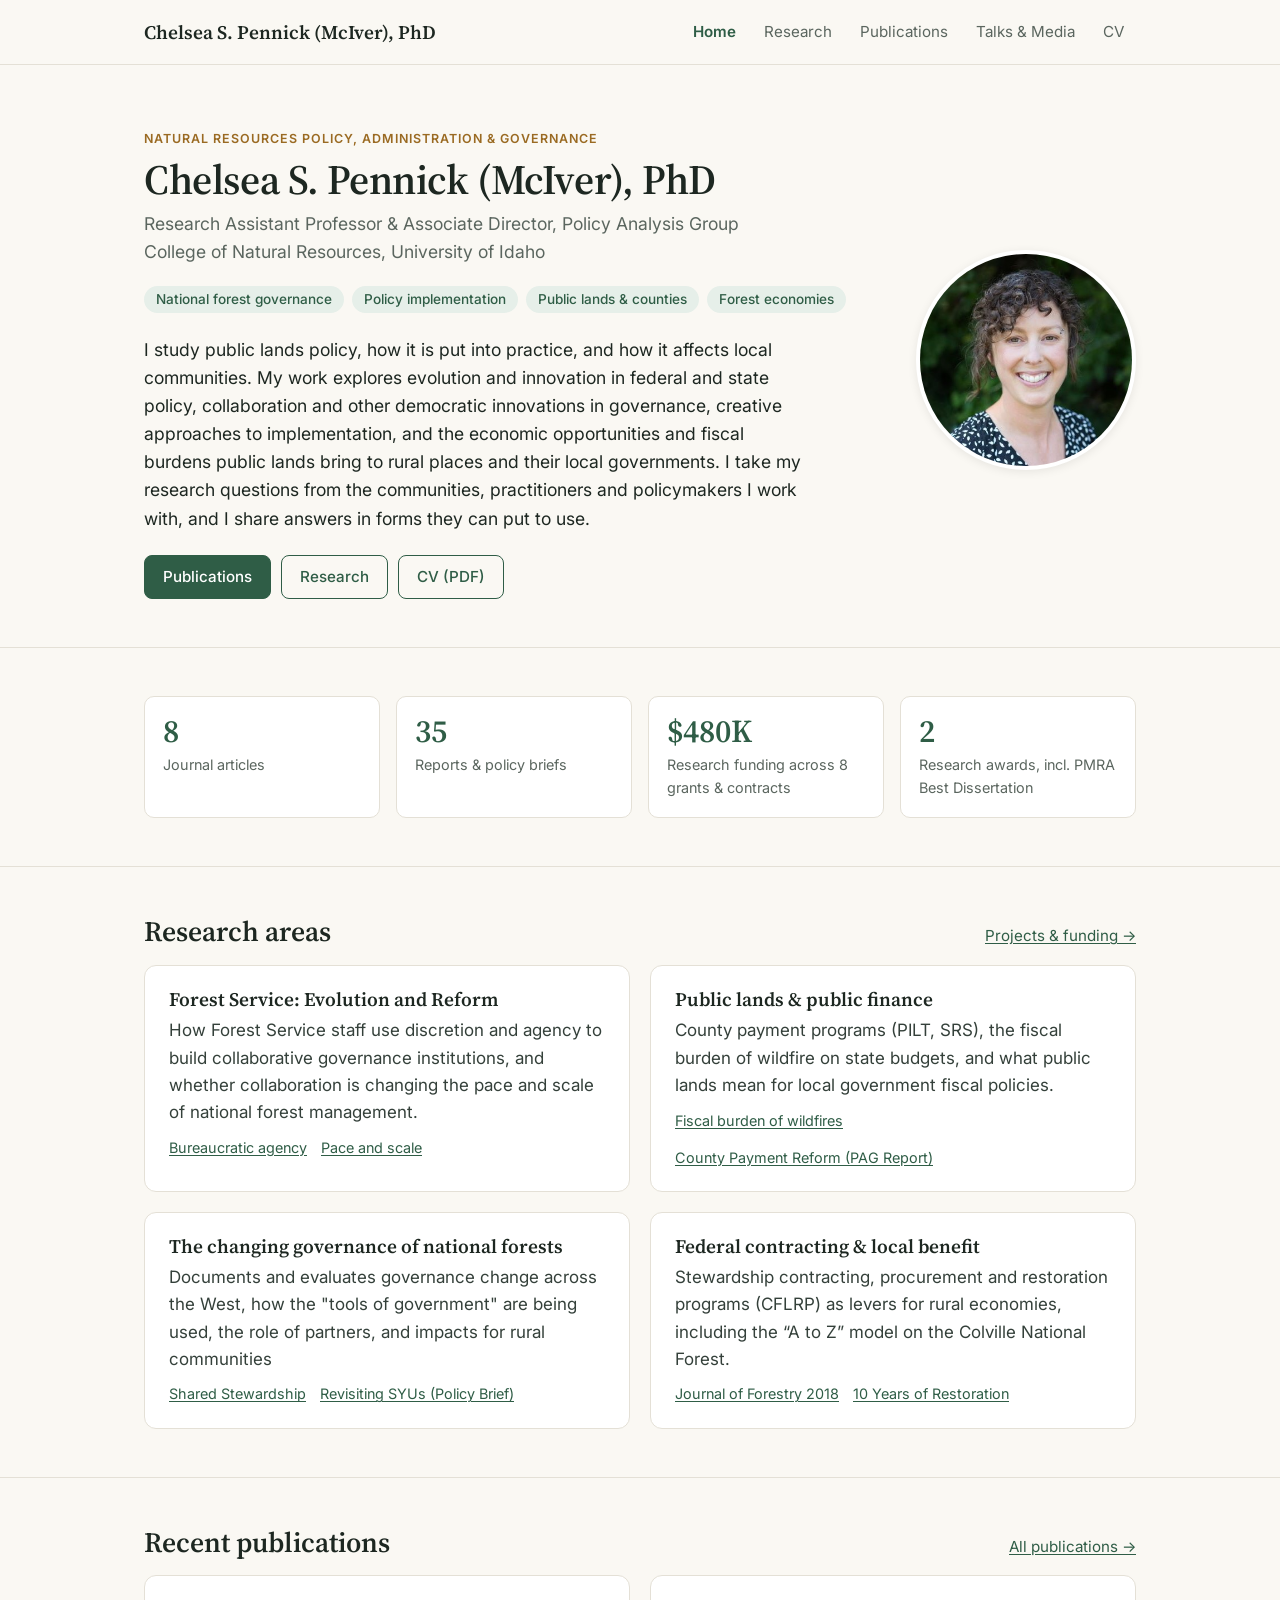
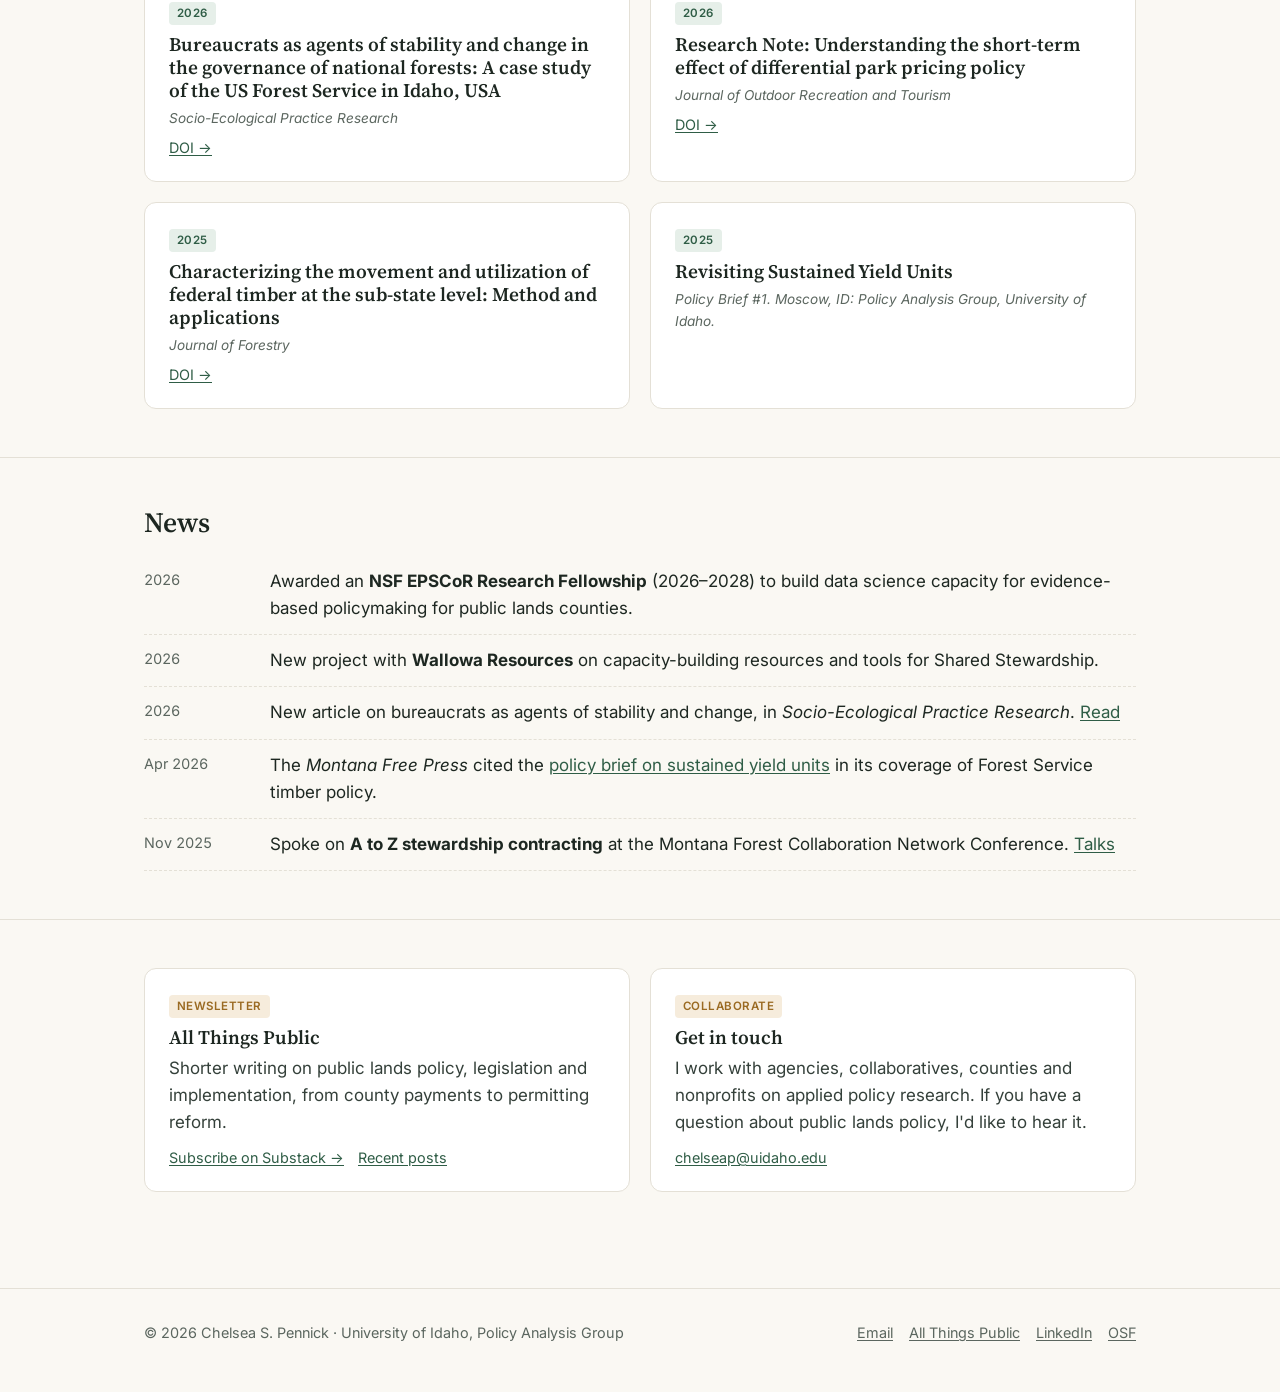
<file: index.html>
<!DOCTYPE html>
<html lang="en">
<head>
  <meta charset="utf-8">
  <meta name="viewport" content="width=device-width, initial-scale=1">
  <title>Chelsea S. Pennick (McIver), PhD | Natural Resources Policy, University of Idaho</title>
  <meta name="description" content="Chelsea Pennick studies natural resource policy implementation, collaborative governance, public lands counties and forest economies at the University of Idaho Policy Analysis Group.">
  <meta property="og:title" content="Chelsea Pennick, Ph.D. | Natural Resources Policy, University of Idaho">
  <meta property="og:description" content="Chelsea Pennick studies natural resource policy implementation, collaborative governance, public lands counties and forest economies at the University of Idaho Policy Analysis Group.">
  <link rel="preconnect" href="https://fonts.googleapis.com">
  <link rel="preconnect" href="https://fonts.gstatic.com" crossorigin>
  <link href="https://fonts.googleapis.com/css2?family=Inter:wght@400;500;600&family=Source+Serif+4:wght@400;600&display=swap" rel="stylesheet">
  <link rel="stylesheet" href="style.css">
</head>
<body>
  <a class="skip" href="#main">Skip to content</a>
  <header class="site-header">
    <div class="wrap">
      <a class="brand" href="index.html">Chelsea S. Pennick (McIver), PhD</a>
      <nav class="nav" aria-label="Main">
        <a href="index.html" aria-current="page">Home</a>
        <a href="research.html">Research</a>
        <a href="publications.html">Publications</a>
        <a href="talks.html">Talks &amp; Media</a>
        <a href="files/Pennick_CV.pdf">CV</a>
      </nav>
    </div>
  </header>

  <main id="main">
    <section class="hero">
      <div class="wrap">
        <div>
          <p class="kicker">Natural resources policy, administration &amp; governance</p>
          <h1>Chelsea S. Pennick (McIver), PhD</h1>
          <p class="role">Research Assistant Professor &amp; Associate Director, Policy Analysis Group<br>College of Natural Resources, University of Idaho</p>
          <ul class="tags">
            <li>National forest governance</li><li>Policy implementation</li><li>Public lands &amp; counties</li><li>Forest economies</li>
          </ul>
                   <p class="lede">I study public lands policy, how it is put into practice, and how it affects local communities. My work explores evolution and innovation in federal and state policy, collaboration and other democratic innovations in governance, creative approaches to implementation, and the economic opportunities and fiscal burdens public lands bring to rural places and their local governments. I take my research questions from the communities, practitioners and policymakers I work with, and I share answers in forms they can put to use.</p>
          <div class="btns">
            <a class="btn primary" href="publications.html">Publications</a>
            <a class="btn ghost" href="research.html">Research</a>
            <a class="btn ghost" href="files/Pennick_CV.pdf">CV (PDF)</a>
          </div>
        </div>
        <div>
          <!-- Add your photo as images/portrait.jpg -->
          <img class="portrait" src="images/portrait.jpg" alt="Portrait of Chelsea Pennick"
               onerror="this.outerHTML='<div class=&quot;portrait portrait-fallback&quot; aria-hidden=&quot;true&quot;>CP</div>'">
        </div>
      </div>
    </section>

    <section class="block">
      <div class="wrap">
        <div class="stats">
          <div class="stat"><div class="n">8</div><div class="l">Journal articles</div></div>
          <div class="stat"><div class="n">35</div><div class="l">Reports &amp; policy briefs</div></div>
          <div class="stat"><div class="n">$480K</div><div class="l">Research funding across 8 grants &amp; contracts</div></div>
          <div class="stat"><div class="n">2</div><div class="l">Research awards, incl. PMRA Best Dissertation</div></div>
        </div>
      </div>
    </section>

    <section class="block">
      <div class="wrap">
        <div class="section-head"><h2>Research areas</h2><a href="research.html">Projects &amp; funding &rarr;</a></div>
        <div class="grid">
          <article class="card">
            <h3>Forest Service: Evolution and Reform</h3>
            <p>How Forest Service staff use discretion and agency to build collaborative governance institutions, and whether collaboration is changing the pace and scale of national forest management.</p>
            <div class="links"><a href="publications.html#J7">Bureaucratic agency</a><a href="publications.html#J3">Pace and scale</a></div>
          </article>
          <article class="card">
            <h3>Public lands &amp; public finance</h3>
            <p>County payment programs (PILT, SRS), the fiscal burden of wildfire on state budgets, and what public lands mean for local government fiscal policies.</p>
            <div class="links"><a href="publications.html#J4">Fiscal burden of wildfires</a><a href="publications.html#PP12">County Payment Reform (PAG Report)</a></div>
          </article>
          <article class="card">
            <h3>The changing governance of national forests</h3>
            <p>Documents and evaluates governance change across the West, how the "tools of government" are being used, the role of partners, and impacts for rural communities</p>
            <div class="links"><a href="publications.html#PP26">Shared Stewardship</a><a href="publications.html#R15"> Revisiting SYUs (Policy Brief)</a></div>
          </article>
          <article class="card">
            <h3>Federal contracting &amp; local benefit</h3>
            <p>Stewardship contracting, procurement and restoration programs (CFLRP) as levers for rural economies, including the &ldquo;A to Z&rdquo; model on the Colville National Forest.</p>
            <div class="links"><a href="publications.html#J2">Journal of Forestry 2018</a><a href="publications.html#PP14">10 Years of Restoration</a></div>
          </article>
        </div>
      </div>
    </section>

    <section class="block">
      <div class="wrap">
        <div class="section-head"><h2>Recent publications</h2><a href="publications.html">All publications &rarr;</a></div>
        <div class="grid">
        <article class="card">
          <span class="badge">2026</span>
          <h3>Bureaucrats as agents of stability and change in the governance of national forests: A case study of the US Forest Service in Idaho, USA</h3>
          <div class="meta"><em>Socio-Ecological Practice Research</em></div>
          <div class="links"><a href="https://doi.org/10.1007/s42532-026-00258-z">DOI &rarr;</a></div>
        </article>
        <article class="card">
          <span class="badge">2026</span>
          <h3>Research Note: Understanding the short-term effect of differential park pricing policy</h3>
          <div class="meta"><em>Journal of Outdoor Recreation and Tourism</em></div>
          <div class="links"><a href="https://doi.org/10.1016/j.jort.2025.101011">DOI &rarr;</a></div>
        </article>
        <article class="card">
          <span class="badge">2025</span>
          <h3>Characterizing the movement and utilization of federal timber at the sub-state level: Method and applications</h3>
          <div class="meta"><em>Journal of Forestry</em></div>
          <div class="links"><a href="https://doi.org/10.1007/s44392-025-00046-9">DOI &rarr;</a></div>
        </article>
        <article class="card">
          <span class="badge">2025</span>
          <h3>Revisiting Sustained Yield Units</h3>
          <div class="meta"><em>Policy Brief #1. Moscow, ID: Policy Analysis Group, University of Idaho.</em></div>
          <div class="links"></div>
        </article>
        </div>
      </div>
    </section>

    <section class="block">
      <div class="wrap">
        <h2>News</h2>
        <ul class="news">
          <li><span class="date">2026</span><span>Awarded an <strong>NSF EPSCoR Research Fellowship</strong> (2026&ndash;2028) to build data science capacity for evidence-based policymaking for public lands counties.</span></li>
          <li><span class="date">2026</span><span>New project with <strong>Wallowa Resources</strong> on capacity-building resources and tools for Shared Stewardship.</span></li>
          <li><span class="date">2026</span><span>New article on bureaucrats as agents of stability and change, in <em>Socio-Ecological Practice Research</em>. <a href="publications.html#J7">Read</a></span></li>
          <li><span class="date">Apr 2026</span><span>The <em>Montana Free Press</em> cited the <a href="publications.html#R15">policy brief on sustained yield units</a> in its coverage of Forest Service timber policy.</span></li>
          <li><span class="date">Nov 2025</span><span>Spoke on <strong>A to Z stewardship contracting</strong> at the Montana Forest Collaboration Network Conference. <a href="talks.html">Talks</a></span></li>
        </ul>
      </div>
    </section>

    <section class="block">
      <div class="wrap grid">
        <article class="card">
          <span class="badge warm">Newsletter</span>
          <h3>All Things Public</h3>
          <p>Shorter writing on public lands policy, legislation and implementation, from county payments to permitting reform.</p>
          <div class="links"><a href="https://drchelseapennick.substack.com/">Subscribe on Substack &rarr;</a><a href="publications.html#public-writing">Recent posts</a></div>
        </article>
        <article class="card">
          <span class="badge warm">Collaborate</span>
          <h3>Get in touch</h3>
          <p>I work with agencies, collaboratives, counties and nonprofits on applied policy research. If you have a question about public lands policy, I'd like to hear it.</p>
          <div class="links"><a href="mailto:chelseap@uidaho.edu?subject=Let%27s%20collaborate">chelseap@uidaho.edu</a></div>
        </article>
      </div>
    </section>
  </main>

  <footer class="site-footer">
    <div class="wrap">
      <div>© <span id="yr">2026</span> Chelsea S. Pennick &middot; University of Idaho, Policy Analysis Group</div>
      <div class="footer-links">
        <a href="mailto:chelseap@uidaho.edu">Email</a>
        <a href="https://drchelseapennick.substack.com/">All Things Public</a>
        <a href="https://www.linkedin.com/in/chelseapmciver/">LinkedIn</a>
        <a href="https://osf.io/qtu5s">OSF</a>
      </div>
    </div>
  </footer>
  <script>document.getElementById('yr').textContent = new Date().getFullYear();</script>
</body>
</html>
</file>
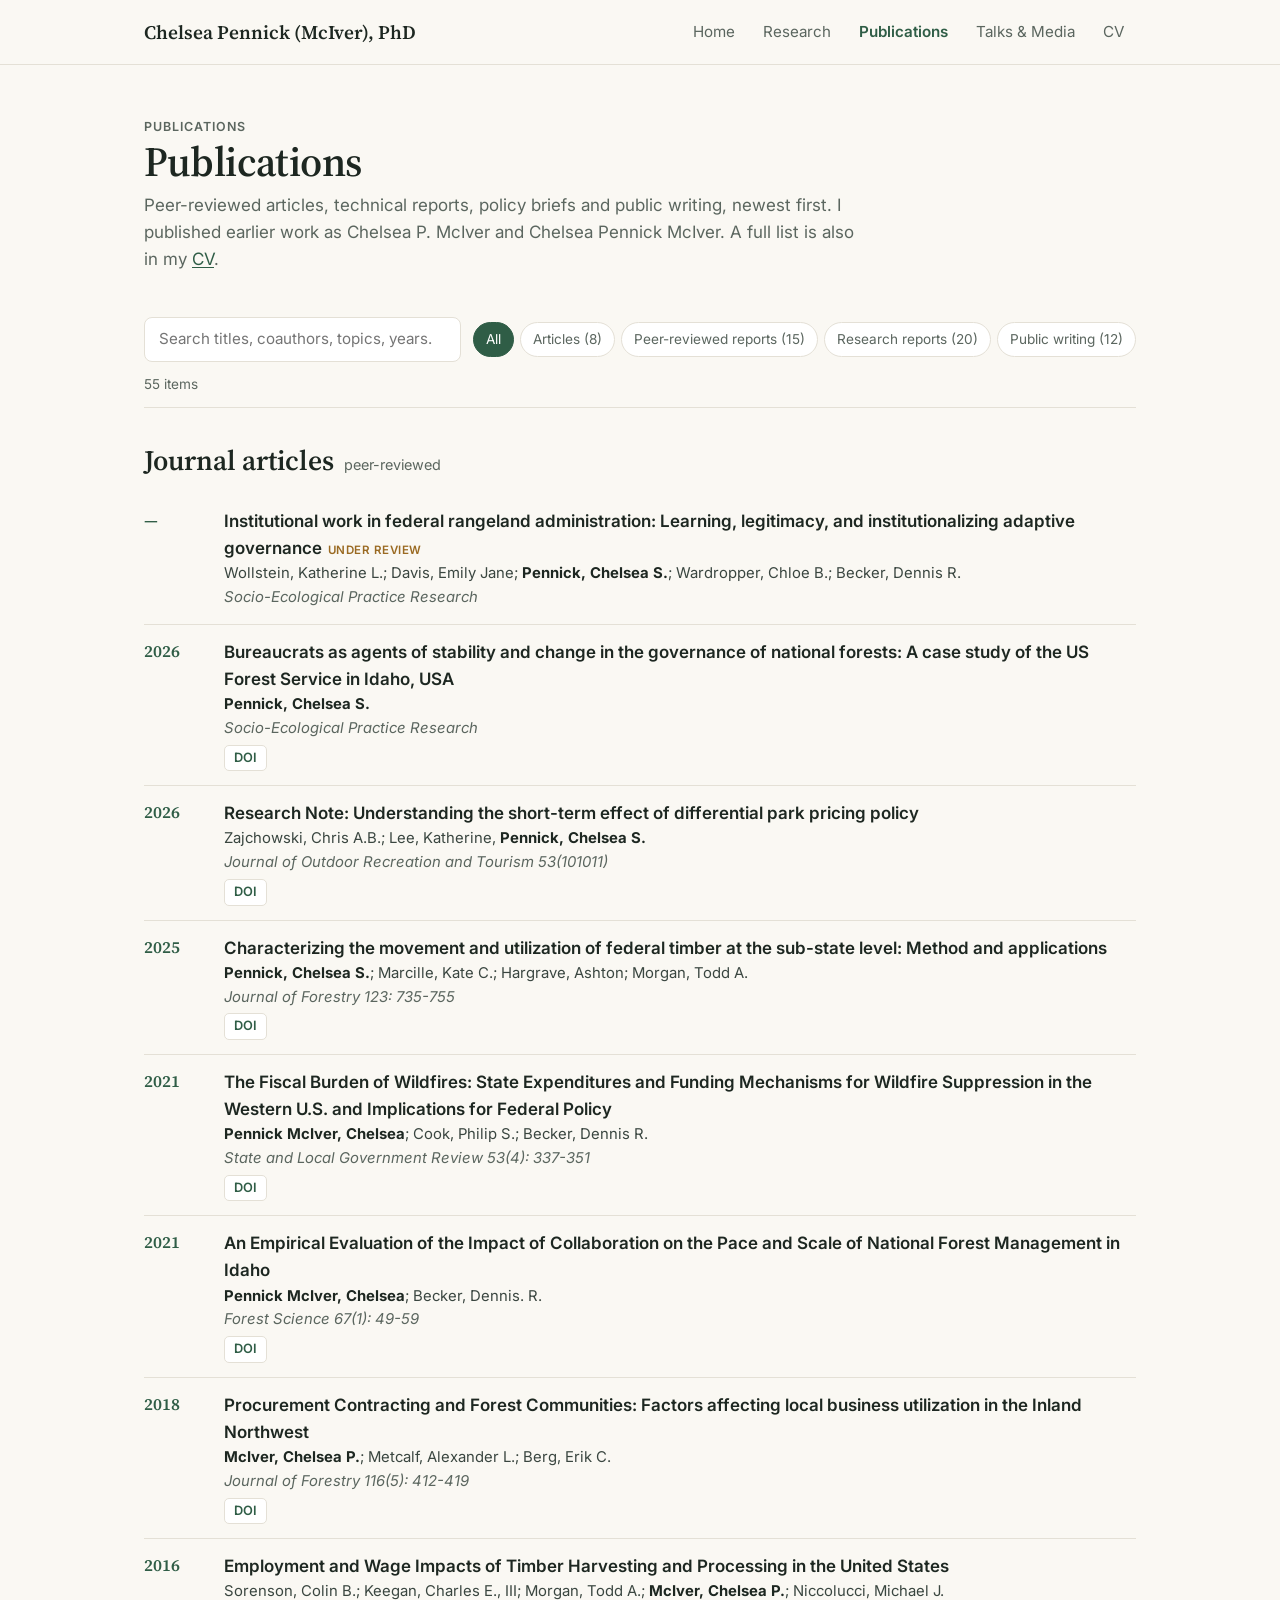
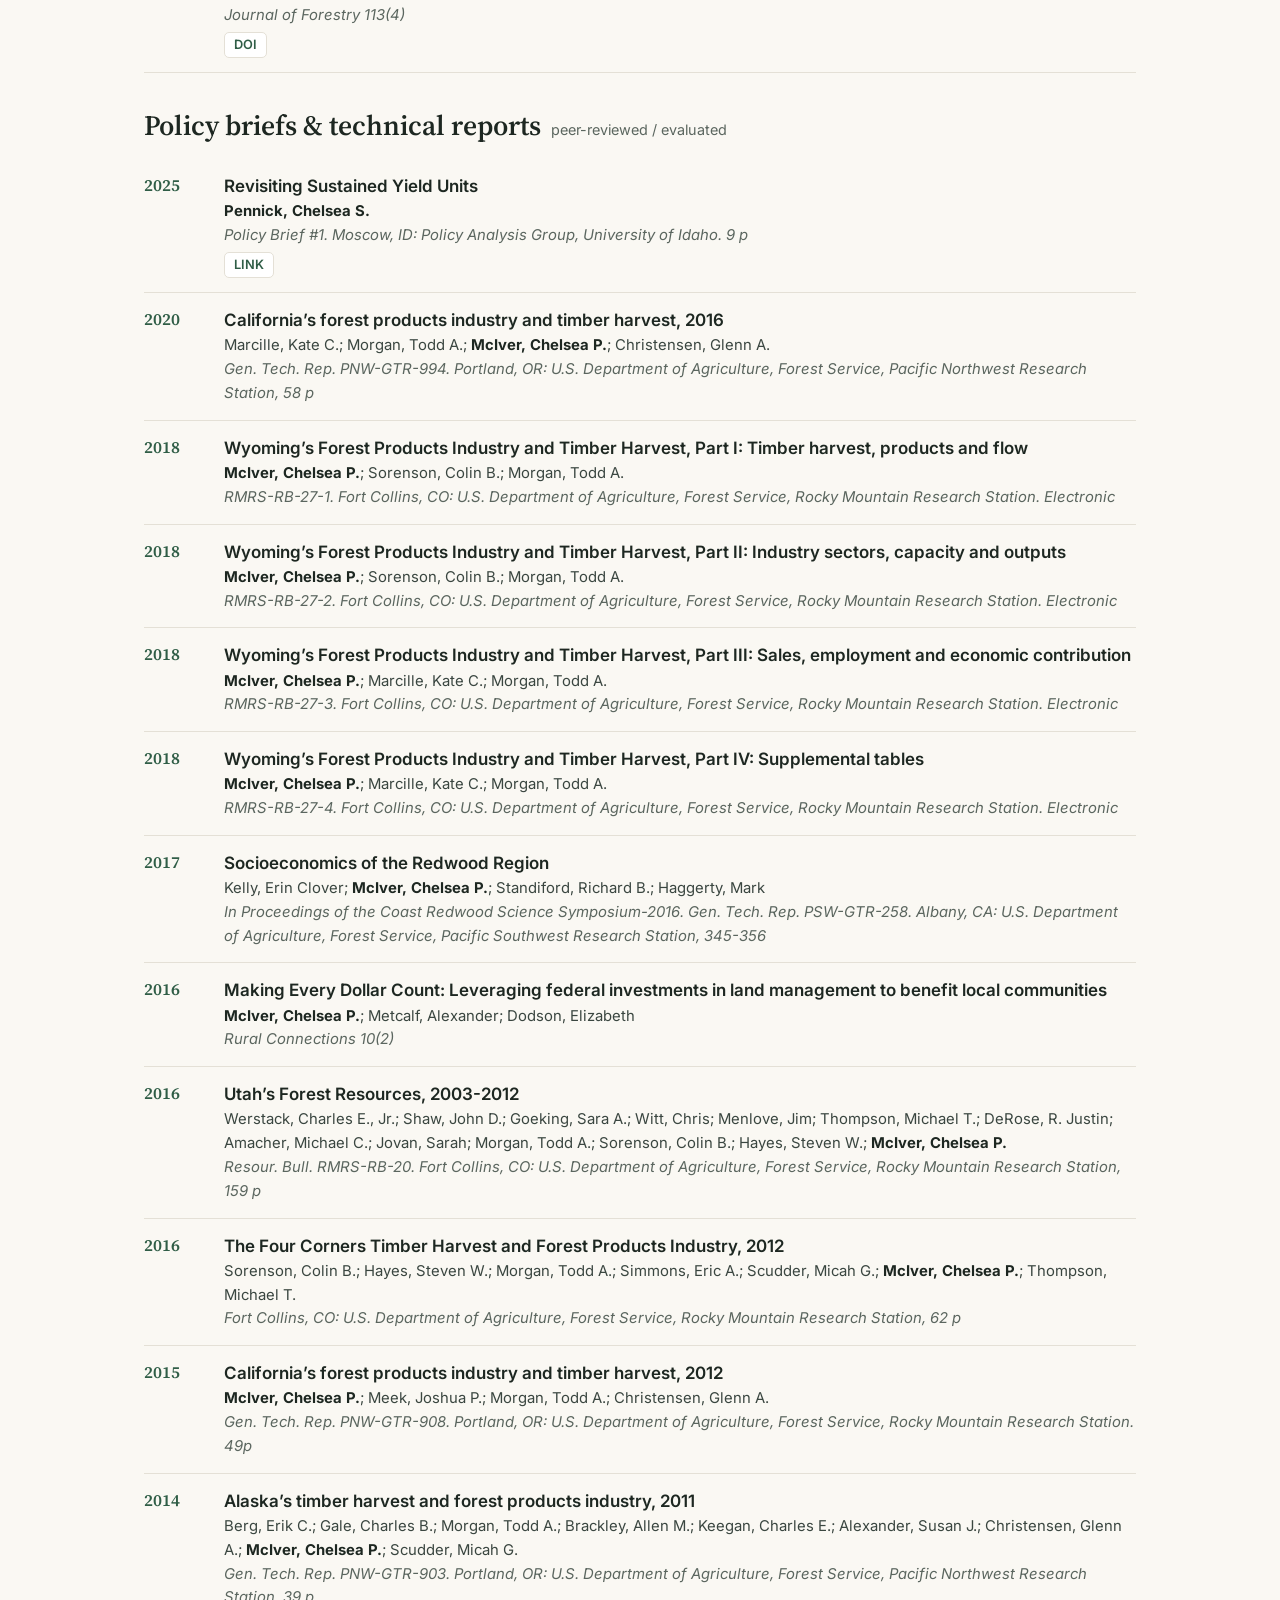
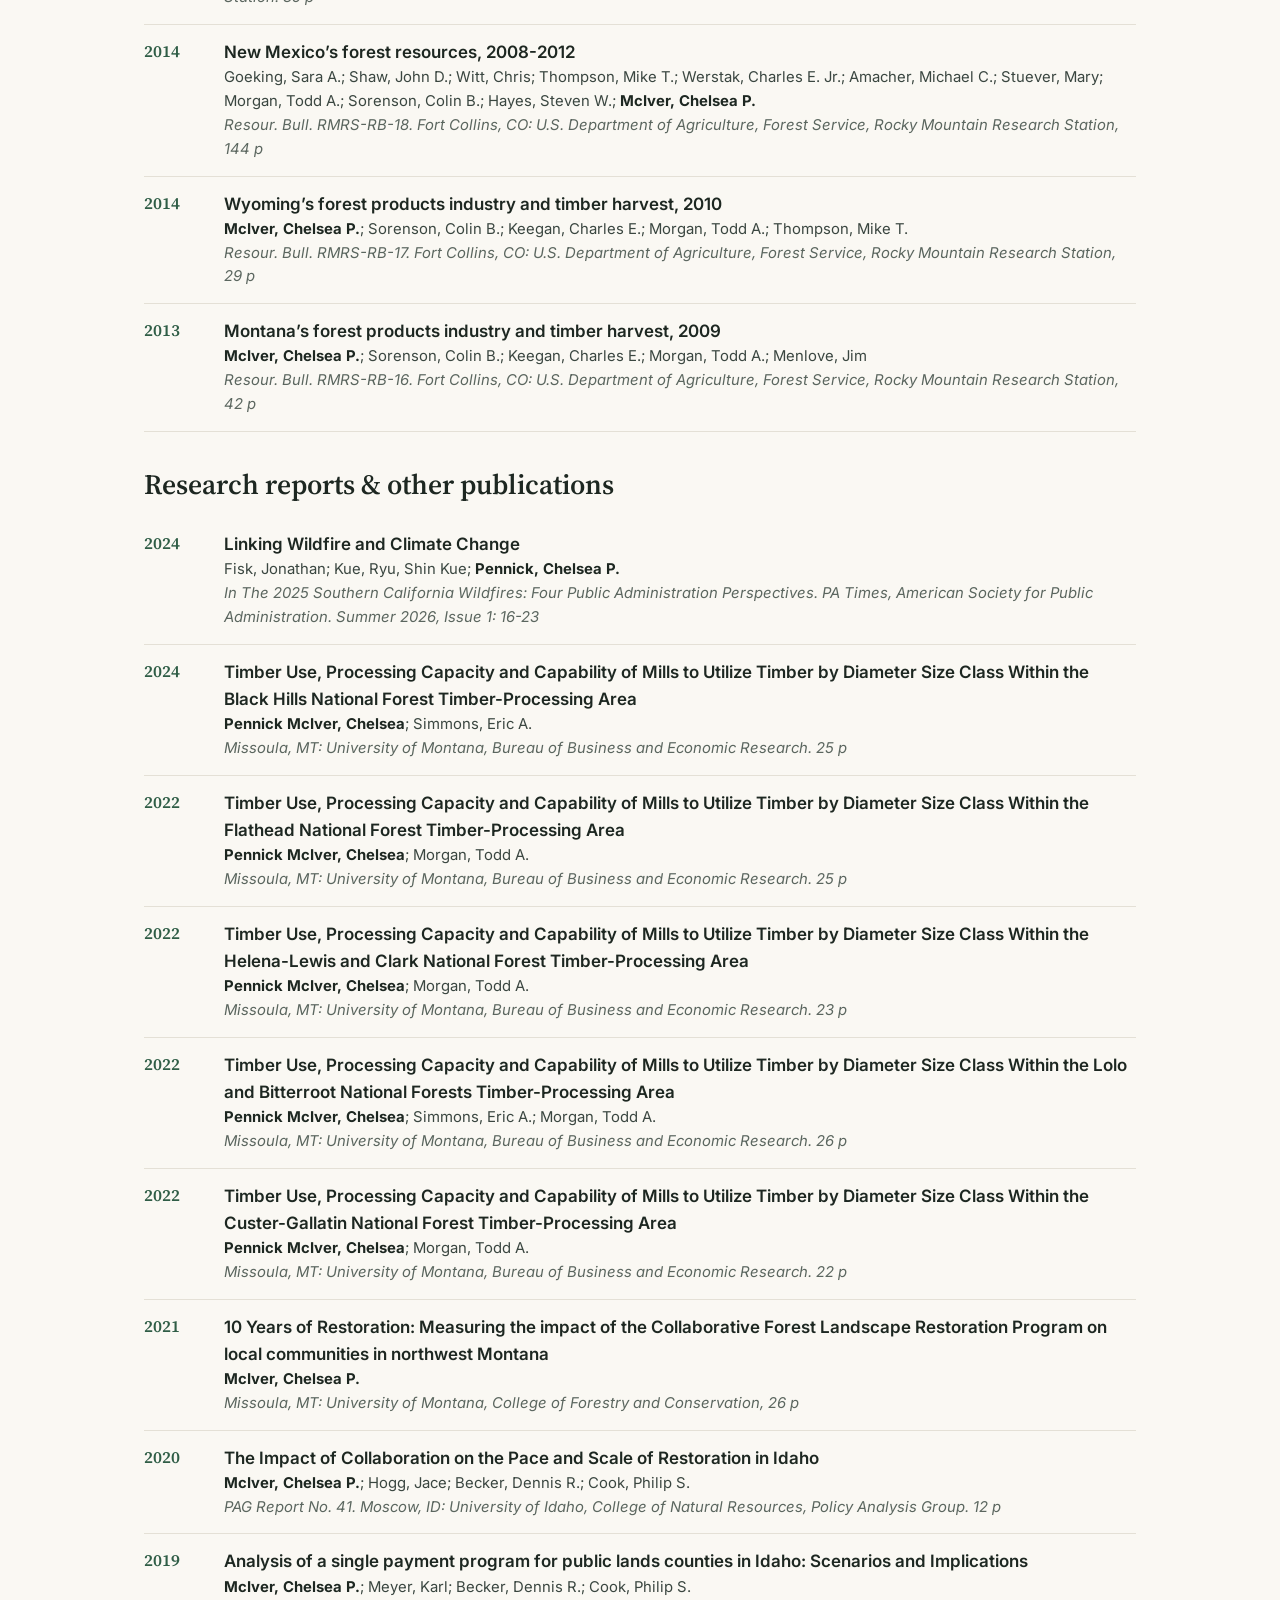
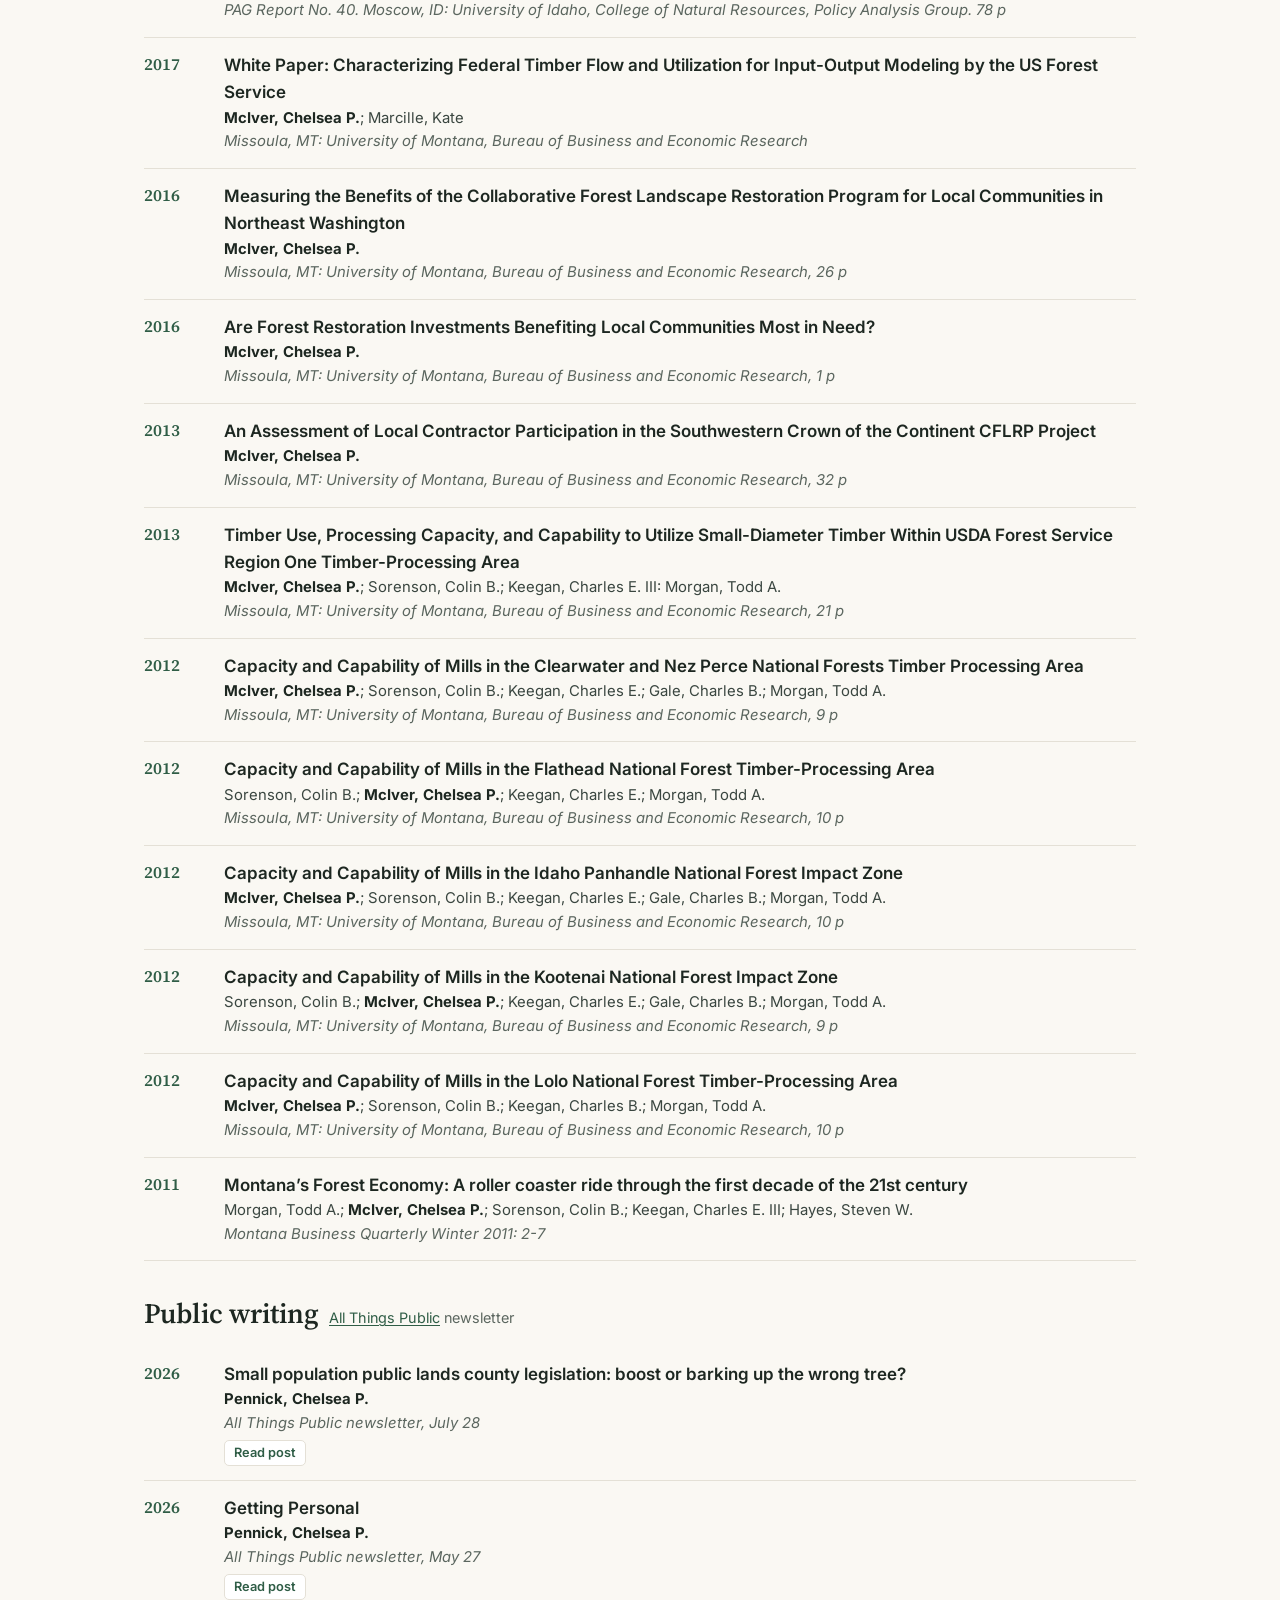
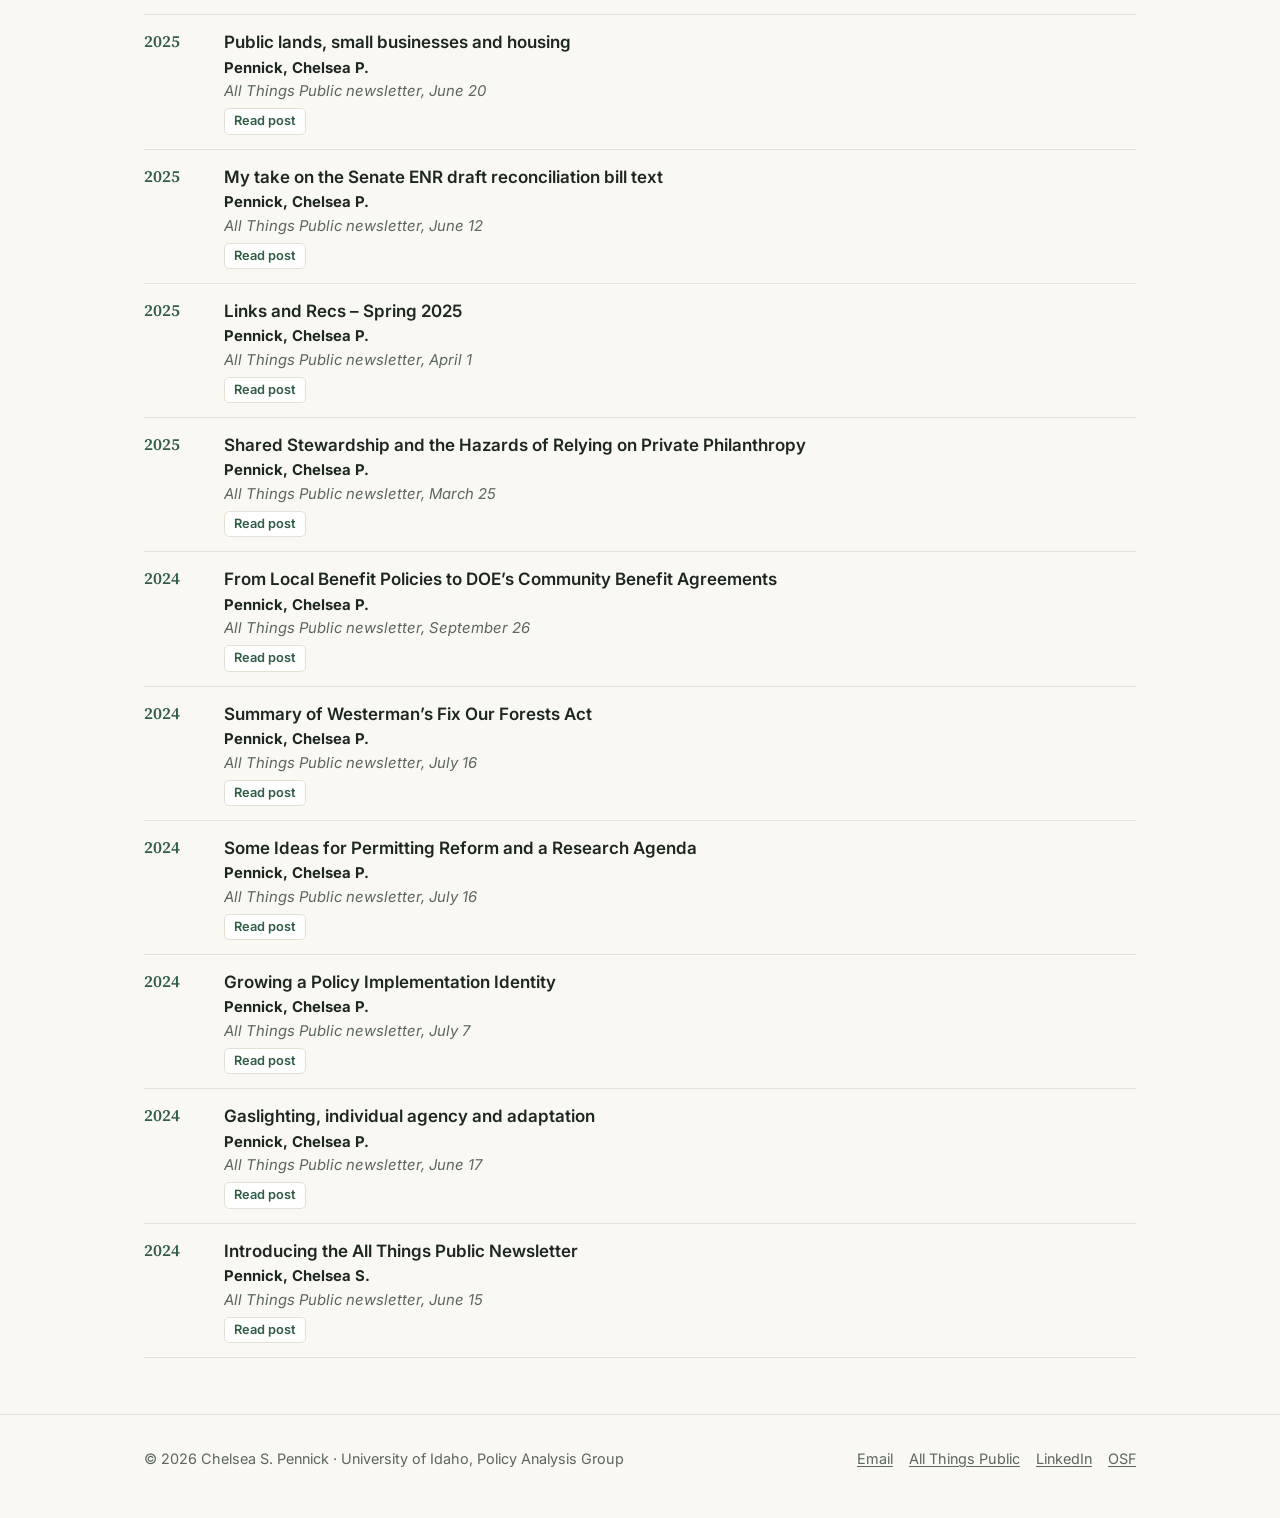
<file: publications.html>
<!DOCTYPE html>
<html lang="en">
<head>
  <meta charset="utf-8">
  <meta name="viewport" content="width=device-width, initial-scale=1">
  <title>Publications | Chelsea Pennick (McIver), PhD</title>
  <meta name="description" content="Journal articles, technical reports, policy briefs and public writing by Chelsea Pennick (McIver).">
  <meta property="og:title" content="Publications | Chelsea Pennick, Ph.D.">
  <meta property="og:description" content="Journal articles, technical reports, policy briefs and public writing by Chelsea Pennick (McIver).">
  <link rel="preconnect" href="https://fonts.googleapis.com">
  <link rel="preconnect" href="https://fonts.gstatic.com" crossorigin>
  <link href="https://fonts.googleapis.com/css2?family=Inter:wght@400;500;600&family=Source+Serif+4:wght@400;600&display=swap" rel="stylesheet">
  <link rel="stylesheet" href="style.css">
</head>
<body>
  <a class="skip" href="#main">Skip to content</a>
  <header class="site-header">
    <div class="wrap">
      <a class="brand" href="index.html">Chelsea Pennick (McIver), PhD</a>
      <nav class="nav" aria-label="Main">
        <a href="index.html">Home</a>
        <a href="research.html">Research</a>
        <a href="publications.html" aria-current="page">Publications</a>
        <a href="talks.html">Talks &amp; Media</a>
        <a href="files/Pennick_CV.pdf">CV</a>
      </nav>
    </div>
  </header>

  <main id="main">
    <div class="page-head">
      <div class="wrap">
        <p class="kicker">Publications</p>
        <h1>Publications</h1>
        <p>Peer-reviewed articles, technical reports, policy briefs and public writing, newest first. I published earlier work as Chelsea P. McIver and Chelsea Pennick McIver. A full list is also in my <a href="files/Pennick_CV.pdf">CV</a>.</p>
      </div>
    </div>
    <div class="wrap">
      <div class="toolbar" role="search">
        <input id="q" type="search" placeholder="Search titles, coauthors, topics, years…" aria-label="Search publications">
        <div class="chips" role="group" aria-label="Filter by type">
          <button class="chip" data-filter="all" aria-pressed="true">All</button>
          <button class="chip" data-filter="article" aria-pressed="false">Articles (8)</button>
          <button class="chip" data-filter="technical" aria-pressed="false">Peer-reviewed reports (15)</button>
          <button class="chip" data-filter="report" aria-pressed="false">Research reports (20)</button>
          <button class="chip" data-filter="writing" aria-pressed="false">Public writing (12)</button>
        </div>
        <span class="count" id="count" aria-live="polite">55 items</span>
      </div>
    </div>
    <section class="pub-section" id="articles" data-section>
      <div class="wrap">
        <h2>Journal articles <small>peer-reviewed</small></h2>
        <ul class="pubs">
      <li class="pub" id="J8" data-type="article" data-search="wollstein, katherine l.; davis, emily jane; pennick, chelsea s.; wardropper, chloe b.; becker, dennis r. under review institutional work in federal rangeland administration: learning, legitimacy, and institutionalizing adaptive governance socio-ecological practice research">
        <div class="yr">—</div>
        <div>
          <div class="title">Institutional work in federal rangeland administration: Learning, legitimacy, and institutionalizing adaptive governance<span class="status">Under review</span></div>
          <div class="authors">Wollstein, Katherine L.; Davis, Emily Jane; <strong>Pennick, Chelsea S.</strong>; Wardropper, Chloe B.; Becker, Dennis R.</div>
          <div class="venue">Socio-Ecological Practice Research</div>
        </div>
      </li>
      <li class="pub" id="J7" data-type="article" data-search="pennick, chelsea s. 2026 bureaucrats as agents of stability and change in the governance of national forests: a case study of the us forest service in idaho, usa socio-ecological practice research">
        <div class="yr">2026</div>
        <div>
          <div class="title">Bureaucrats as agents of stability and change in the governance of national forests: A case study of the US Forest Service in Idaho, USA</div>
          <div class="authors"><strong>Pennick, Chelsea S.</strong></div>
          <div class="venue">Socio-Ecological Practice Research</div>
          <div class="actions"><a href="https://doi.org/10.1007/s42532-026-00258-z">DOI</a></div>
        </div>
      </li>
      <li class="pub" id="J6" data-type="article" data-search="zajchowski, chris a.b.; lee, katherine, pennick, chelsea s. 2026 research note: understanding the short-term effect of differential park pricing policy journal of outdoor recreation and tourism 53(101011)">
        <div class="yr">2026</div>
        <div>
          <div class="title">Research Note: Understanding the short-term effect of differential park pricing policy</div>
          <div class="authors">Zajchowski, Chris A.B.; Lee, Katherine, <strong>Pennick, Chelsea S.</strong></div>
          <div class="venue">Journal of Outdoor Recreation and Tourism 53(101011)</div>
          <div class="actions"><a href="https://doi.org/10.1016/j.jort.2025.101011">DOI</a></div>
        </div>
      </li>
      <li class="pub" id="J5" data-type="article" data-search="pennick, chelsea s.; marcille, kate c.; hargrave, ashton; morgan, todd a. 2025 characterizing the movement and utilization of federal timber at the sub-state level: method and applications journal of forestry 123: 735-755">
        <div class="yr">2025</div>
        <div>
          <div class="title">Characterizing the movement and utilization of federal timber at the sub-state level: Method and applications</div>
          <div class="authors"><strong>Pennick, Chelsea S.</strong>; Marcille, Kate C.; Hargrave, Ashton; Morgan, Todd A.</div>
          <div class="venue">Journal of Forestry 123: 735-755</div>
          <div class="actions"><a href="https://doi.org/10.1007/s44392-025-00046-9">DOI</a></div>
        </div>
      </li>
      <li class="pub" id="J4" data-type="article" data-search="pennick mciver, chelsea; cook, philip s.; becker, dennis r. 2021 the fiscal burden of wildfires: state expenditures and funding mechanisms for wildfire suppression in the western u.s. and implications for federal policy state and local government review 53(4): 337-351">
        <div class="yr">2021</div>
        <div>
          <div class="title">The Fiscal Burden of Wildfires: State Expenditures and Funding Mechanisms for Wildfire Suppression in the Western U.S. and Implications for Federal Policy</div>
          <div class="authors"><strong>Pennick McIver, Chelsea</strong>; Cook, Philip S.; Becker, Dennis R.</div>
          <div class="venue">State and Local Government Review 53(4): 337-351</div>
          <div class="actions"><a href="https://doi.org/10.1177/0160323X211061353">DOI</a></div>
        </div>
      </li>
      <li class="pub" id="J3" data-type="article" data-search="pennick mciver, chelsea; becker, dennis. r. 2021 an empirical evaluation of the impact of collaboration on the pace and scale of national forest management in idaho forest science 67(1): 49-59">
        <div class="yr">2021</div>
        <div>
          <div class="title">An Empirical Evaluation of the Impact of Collaboration on the Pace and Scale of National Forest Management in Idaho</div>
          <div class="authors"><strong>Pennick McIver, Chelsea</strong>; Becker, Dennis. R.</div>
          <div class="venue">Forest Science 67(1): 49-59</div>
          <div class="actions"><a href="https://doi.org/10.1093/forsci/fxaa040">DOI</a></div>
        </div>
      </li>
      <li class="pub" id="J2" data-type="article" data-search="mciver, chelsea p.; metcalf, alexander l.; berg, erik c. 2018 procurement contracting and forest communities: factors affecting local business utilization in the inland northwest journal of forestry 116(5): 412-419">
        <div class="yr">2018</div>
        <div>
          <div class="title">Procurement Contracting and Forest Communities: Factors affecting local business utilization in the Inland Northwest</div>
          <div class="authors"><strong>McIver, Chelsea P.</strong>; Metcalf, Alexander L.; Berg, Erik C.</div>
          <div class="venue">Journal of Forestry 116(5): 412-419</div>
          <div class="actions"><a href="https://doi.org/10.1093/jofore/fvy033">DOI</a></div>
        </div>
      </li>
      <li class="pub" id="J1" data-type="article" data-search="sorenson, colin b.; keegan, charles e., iii; morgan, todd a.; mciver, chelsea p.; niccolucci, michael j. 2016 employment and wage impacts of timber harvesting and processing in the united states journal of forestry 113(4)">
        <div class="yr">2016</div>
        <div>
          <div class="title">Employment and Wage Impacts of Timber Harvesting and Processing in the United States</div>
          <div class="authors">Sorenson, Colin B.; Keegan, Charles E., III; Morgan, Todd A.; <strong>McIver, Chelsea P.</strong>; Niccolucci, Michael J.</div>
          <div class="venue">Journal of Forestry 113(4)</div>
          <div class="actions"><a href="https://doi.org/10.5849/jof.14-082">DOI</a></div>
        </div>
      </li>
        </ul>
      </div>
    </section>
    <section class="pub-section" id="technical-reports" data-section>
      <div class="wrap">
        <h2>Policy briefs &amp; technical reports <small>peer-reviewed / evaluated</small></h2>
        <ul class="pubs">
      <li class="pub" id="R15" data-type="technical" data-search="pennick, chelsea s. 2025 revisiting sustained yield units policy brief #1. moscow, id: policy analysis group, university of idaho. 9 p">
        <div class="yr">2025</div>
        <div>
          <div class="title">Revisiting Sustained Yield Units</div>
          <div class="authors"><strong>Pennick, Chelsea S.</strong></div>
          <div class="venue">Policy Brief #1. Moscow, ID: Policy Analysis Group, University of Idaho. 9 p</div>
          <div class="actions"><a href="https://verso.uidaho.edu/esploro/outputs/996860460401851">LINK</a></div>
        </div>
      </li>
      <li class="pub" id="R14" data-type="technical" data-search="marcille, kate c.; morgan, todd a.; mciver, chelsea p.; christensen, glenn a. 2020 california’s forest products industry and timber harvest, 2016 gen. tech. rep. pnw-gtr-994. portland, or: u.s. department of agriculture, forest service, pacific northwest research station, 58 p">
        <div class="yr">2020</div>
        <div>
          <div class="title">California’s forest products industry and timber harvest, 2016</div>
          <div class="authors">Marcille, Kate C.; Morgan, Todd A.; <strong>McIver, Chelsea P.</strong>; Christensen, Glenn A.</div>
          <div class="venue">Gen. Tech. Rep. PNW-GTR-994. Portland, OR: U.S. Department of Agriculture, Forest Service, Pacific Northwest Research Station, 58 p</div>
        </div>
      </li>
      <li class="pub" id="R13" data-type="technical" data-search="mciver, chelsea p.; sorenson, colin b.; morgan, todd a. 2018 wyoming’s forest products industry and timber harvest, part i: timber harvest, products and flow rmrs-rb-27-1. fort collins, co: u.s. department of agriculture, forest service, rocky mountain research station. electronic">
        <div class="yr">2018</div>
        <div>
          <div class="title">Wyoming’s Forest Products Industry and Timber Harvest, Part I: Timber harvest, products and flow</div>
          <div class="authors"><strong>McIver, Chelsea P.</strong>; Sorenson, Colin B.; Morgan, Todd A.</div>
          <div class="venue">RMRS-RB-27-1. Fort Collins, CO: U.S. Department of Agriculture, Forest Service, Rocky Mountain Research Station. Electronic</div>
        </div>
      </li>
      <li class="pub" id="R12" data-type="technical" data-search="mciver, chelsea p.; sorenson, colin b.; morgan, todd a. 2018 wyoming’s forest products industry and timber harvest, part ii: industry sectors, capacity and outputs rmrs-rb-27-2. fort collins, co: u.s. department of agriculture, forest service, rocky mountain research station. electronic">
        <div class="yr">2018</div>
        <div>
          <div class="title">Wyoming’s Forest Products Industry and Timber Harvest, Part II: Industry sectors, capacity and outputs</div>
          <div class="authors"><strong>McIver, Chelsea P.</strong>; Sorenson, Colin B.; Morgan, Todd A.</div>
          <div class="venue">RMRS-RB-27-2. Fort Collins, CO: U.S. Department of Agriculture, Forest Service, Rocky Mountain Research Station. Electronic</div>
        </div>
      </li>
      <li class="pub" id="R11" data-type="technical" data-search="mciver, chelsea p.; marcille, kate c.; morgan, todd a. 2018 wyoming’s forest products industry and timber harvest, part iii: sales, employment and economic contribution rmrs-rb-27-3. fort collins, co: u.s. department of agriculture, forest service, rocky mountain research station. electronic">
        <div class="yr">2018</div>
        <div>
          <div class="title">Wyoming’s Forest Products Industry and Timber Harvest, Part III: Sales, employment and economic contribution</div>
          <div class="authors"><strong>McIver, Chelsea P.</strong>; Marcille, Kate C.; Morgan, Todd A.</div>
          <div class="venue">RMRS-RB-27-3. Fort Collins, CO: U.S. Department of Agriculture, Forest Service, Rocky Mountain Research Station. Electronic</div>
        </div>
      </li>
      <li class="pub" id="R10" data-type="technical" data-search="mciver, chelsea p.; marcille, kate c.; morgan, todd a. 2018 wyoming’s forest products industry and timber harvest, part iv: supplemental tables rmrs-rb-27-4. fort collins, co: u.s. department of agriculture, forest service, rocky mountain research station. electronic">
        <div class="yr">2018</div>
        <div>
          <div class="title">Wyoming’s Forest Products Industry and Timber Harvest, Part IV: Supplemental tables</div>
          <div class="authors"><strong>McIver, Chelsea P.</strong>; Marcille, Kate C.; Morgan, Todd A.</div>
          <div class="venue">RMRS-RB-27-4. Fort Collins, CO: U.S. Department of Agriculture, Forest Service, Rocky Mountain Research Station. Electronic</div>
        </div>
      </li>
      <li class="pub" id="R9" data-type="technical" data-search="kelly, erin clover; mciver, chelsea p.; standiford, richard b.; haggerty, mark 2017 socioeconomics of the redwood region in proceedings of the coast redwood science symposium-2016. gen. tech. rep. psw-gtr-258. albany, ca: u.s. department of agriculture, forest service, pacific southwest research station, 345-356">
        <div class="yr">2017</div>
        <div>
          <div class="title">Socioeconomics of the Redwood Region</div>
          <div class="authors">Kelly, Erin Clover; <strong>McIver, Chelsea P.</strong>; Standiford, Richard B.; Haggerty, Mark</div>
          <div class="venue">In Proceedings of the Coast Redwood Science Symposium-2016. Gen. Tech. Rep. PSW-GTR-258. Albany, CA: U.S. Department of Agriculture, Forest Service, Pacific Southwest Research Station, 345-356</div>
        </div>
      </li>
      <li class="pub" id="R8" data-type="technical" data-search="mciver, chelsea p.; metcalf, alexander; dodson, elizabeth 2016 making every dollar count: leveraging federal investments in land management to benefit local communities rural connections 10(2)">
        <div class="yr">2016</div>
        <div>
          <div class="title">Making Every Dollar Count: Leveraging federal investments in land management to benefit local communities</div>
          <div class="authors"><strong>McIver, Chelsea P.</strong>; Metcalf, Alexander; Dodson, Elizabeth</div>
          <div class="venue">Rural Connections 10(2)</div>
        </div>
      </li>
      <li class="pub" id="R7" data-type="technical" data-search="werstack, charles e., jr.; shaw, john d.; goeking, sara a.; witt, chris; menlove, jim; thompson, michael t.; derose, r. justin; amacher, michael c.; jovan, sarah; morgan, todd a.; sorenson, colin b.; hayes, steven w.; mciver, chelsea p. 2016 utah’s forest resources, 2003-2012 resour. bull. rmrs-rb-20. fort collins, co: u.s. department of agriculture, forest service, rocky mountain research station, 159 p">
        <div class="yr">2016</div>
        <div>
          <div class="title">Utah’s Forest Resources, 2003-2012</div>
          <div class="authors">Werstack, Charles E., Jr.; Shaw, John D.; Goeking, Sara A.; Witt, Chris; Menlove, Jim; Thompson, Michael T.; DeRose, R. Justin; Amacher, Michael C.; Jovan, Sarah; Morgan, Todd A.; Sorenson, Colin B.; Hayes, Steven W.; <strong>McIver, Chelsea P.</strong></div>
          <div class="venue">Resour. Bull. RMRS-RB-20. Fort Collins, CO: U.S. Department of Agriculture, Forest Service, Rocky Mountain Research Station, 159 p</div>
        </div>
      </li>
      <li class="pub" id="R6" data-type="technical" data-search="sorenson, colin b.; hayes, steven w.; morgan, todd a.; simmons, eric a.; scudder, micah g.; mciver, chelsea p.; thompson, michael t. 2016 the four corners timber harvest and forest products industry, 2012 fort collins, co: u.s. department of agriculture, forest service, rocky mountain research station, 62 p">
        <div class="yr">2016</div>
        <div>
          <div class="title">The Four Corners Timber Harvest and Forest Products Industry, 2012</div>
          <div class="authors">Sorenson, Colin B.; Hayes, Steven W.; Morgan, Todd A.; Simmons, Eric A.; Scudder, Micah G.; <strong>McIver, Chelsea P.</strong>; Thompson, Michael T.</div>
          <div class="venue">Fort Collins, CO: U.S. Department of Agriculture, Forest Service, Rocky Mountain Research Station, 62 p</div>
        </div>
      </li>
      <li class="pub" id="R5" data-type="technical" data-search="mciver, chelsea p.; meek, joshua p.; morgan, todd a.; christensen, glenn a. 2015 california’s forest products industry and timber harvest, 2012 gen. tech. rep. pnw-gtr-908. portland, or: u.s. department of agriculture, forest service, rocky mountain research station. 49p">
        <div class="yr">2015</div>
        <div>
          <div class="title">California’s forest products industry and timber harvest, 2012</div>
          <div class="authors"><strong>McIver, Chelsea P.</strong>; Meek, Joshua P.; Morgan, Todd A.; Christensen, Glenn A.</div>
          <div class="venue">Gen. Tech. Rep. PNW-GTR-908. Portland, OR: U.S. Department of Agriculture, Forest Service, Rocky Mountain Research Station. 49p</div>
        </div>
      </li>
      <li class="pub" id="R4" data-type="technical" data-search="berg, erik c.; gale, charles b.; morgan, todd a.; brackley, allen m.; keegan, charles e.; alexander, susan j.; christensen, glenn a.; mciver, chelsea p.; scudder, micah g. 2014 alaska’s timber harvest and forest products industry, 2011 gen. tech. rep. pnw-gtr-903. portland, or: u.s. department of agriculture, forest service, pacific northwest research station. 39 p">
        <div class="yr">2014</div>
        <div>
          <div class="title">Alaska’s timber harvest and forest products industry, 2011</div>
          <div class="authors">Berg, Erik C.; Gale, Charles B.; Morgan, Todd A.; Brackley, Allen M.; Keegan, Charles E.; Alexander, Susan J.; Christensen, Glenn A.; <strong>McIver, Chelsea P.</strong>; Scudder, Micah G.</div>
          <div class="venue">Gen. Tech. Rep. PNW-GTR-903. Portland, OR: U.S. Department of Agriculture, Forest Service, Pacific Northwest Research Station. 39 p</div>
        </div>
      </li>
      <li class="pub" id="R3" data-type="technical" data-search="goeking, sara a.; shaw, john d.; witt, chris; thompson, mike t.; werstak, charles e. jr.; amacher, michael c.; stuever, mary; morgan, todd a.; sorenson, colin b.; hayes, steven w.; mciver, chelsea p. 2014 new mexico’s forest resources, 2008-2012 resour. bull. rmrs-rb-18. fort collins, co: u.s. department of agriculture, forest service, rocky mountain research station, 144 p">
        <div class="yr">2014</div>
        <div>
          <div class="title">New Mexico’s forest resources, 2008-2012</div>
          <div class="authors">Goeking, Sara A.; Shaw, John D.; Witt, Chris; Thompson, Mike T.; Werstak, Charles E. Jr.; Amacher, Michael C.; Stuever, Mary; Morgan, Todd A.; Sorenson, Colin B.; Hayes, Steven W.; <strong>McIver, Chelsea P.</strong></div>
          <div class="venue">Resour. Bull. RMRS-RB-18. Fort Collins, CO: U.S. Department of Agriculture, Forest Service, Rocky Mountain Research Station, 144 p</div>
        </div>
      </li>
      <li class="pub" id="R2" data-type="technical" data-search="mciver, chelsea p.; sorenson, colin b.; keegan, charles e.; morgan, todd a.; thompson, mike t. 2014 wyoming’s forest products industry and timber harvest, 2010 resour. bull. rmrs-rb-17. fort collins, co: u.s. department of agriculture, forest service, rocky mountain research station, 29 p">
        <div class="yr">2014</div>
        <div>
          <div class="title">Wyoming’s forest products industry and timber harvest, 2010</div>
          <div class="authors"><strong>McIver, Chelsea P.</strong>; Sorenson, Colin B.; Keegan, Charles E.; Morgan, Todd A.; Thompson, Mike T.</div>
          <div class="venue">Resour. Bull. RMRS-RB-17. Fort Collins, CO: U.S. Department of Agriculture, Forest Service, Rocky Mountain Research Station, 29 p</div>
        </div>
      </li>
      <li class="pub" id="R1" data-type="technical" data-search="mciver, chelsea p.; sorenson, colin b.; keegan, charles e.; morgan, todd a.; menlove, jim 2013 montana’s forest products industry and timber harvest, 2009 resour. bull. rmrs-rb-16. fort collins, co: u.s. department of agriculture, forest service, rocky mountain research station, 42 p">
        <div class="yr">2013</div>
        <div>
          <div class="title">Montana’s forest products industry and timber harvest, 2009</div>
          <div class="authors"><strong>McIver, Chelsea P.</strong>; Sorenson, Colin B.; Keegan, Charles E.; Morgan, Todd A.; Menlove, Jim</div>
          <div class="venue">Resour. Bull. RMRS-RB-16. Fort Collins, CO: U.S. Department of Agriculture, Forest Service, Rocky Mountain Research Station, 42 p</div>
        </div>
      </li>
        </ul>
      </div>
    </section>
    <section class="pub-section" id="reports" data-section>
      <div class="wrap">
        <h2>Research reports &amp; other publications <small></small></h2>
        <ul class="pubs">
      <li class="pub" id="PP21" data-type="report" data-search="fisk, jonathan; kue, ryu, shin kue; pennick, chelsea p. 2024 linking wildfire and climate change in the 2025 southern california wildfires: four public administration perspectives. pa times, american society for public administration. summer 2026, issue 1: 16-23">
        <div class="yr">2024</div>
        <div>
          <div class="title">Linking Wildfire and Climate Change</div>
          <div class="authors">Fisk, Jonathan; Kue, Ryu, Shin Kue; <strong>Pennick, Chelsea P.</strong></div>
          <div class="venue">In The 2025 Southern California Wildfires: Four Public Administration Perspectives. PA Times, American Society for Public Administration. Summer 2026, Issue 1: 16-23</div>
        </div>
      </li>
      <li class="pub" id="PP19" data-type="report" data-search="pennick mciver, chelsea; simmons, eric a. 2024 timber use, processing capacity and capability of mills to utilize timber by diameter size class within the black hills national forest timber-processing area missoula, mt: university of montana, bureau of business and economic research. 25 p">
        <div class="yr">2024</div>
        <div>
          <div class="title">Timber Use, Processing Capacity and Capability of Mills to Utilize Timber by Diameter Size Class Within the Black Hills National Forest Timber-Processing Area</div>
          <div class="authors"><strong>Pennick McIver, Chelsea</strong>; Simmons, Eric A.</div>
          <div class="venue">Missoula, MT: University of Montana, Bureau of Business and Economic Research. 25 p</div>
        </div>
      </li>
      <li class="pub" id="PP18" data-type="report" data-search="pennick mciver, chelsea; morgan, todd a. 2022 timber use, processing capacity and capability of mills to utilize timber by diameter size class within the flathead national forest timber-processing area missoula, mt: university of montana, bureau of business and economic research. 25 p">
        <div class="yr">2022</div>
        <div>
          <div class="title">Timber Use, Processing Capacity and Capability of Mills to Utilize Timber by Diameter Size Class Within the Flathead National Forest Timber-Processing Area</div>
          <div class="authors"><strong>Pennick McIver, Chelsea</strong>; Morgan, Todd A.</div>
          <div class="venue">Missoula, MT: University of Montana, Bureau of Business and Economic Research. 25 p</div>
        </div>
      </li>
      <li class="pub" id="PP17" data-type="report" data-search="pennick mciver, chelsea; morgan, todd a. 2022 timber use, processing capacity and capability of mills to utilize timber by diameter size class within the helena-lewis and clark national forest timber-processing area missoula, mt: university of montana, bureau of business and economic research. 23 p">
        <div class="yr">2022</div>
        <div>
          <div class="title">Timber Use, Processing Capacity and Capability of Mills to Utilize Timber by Diameter Size Class Within the Helena-Lewis and Clark National Forest Timber-Processing Area</div>
          <div class="authors"><strong>Pennick McIver, Chelsea</strong>; Morgan, Todd A.</div>
          <div class="venue">Missoula, MT: University of Montana, Bureau of Business and Economic Research. 23 p</div>
        </div>
      </li>
      <li class="pub" id="PP16" data-type="report" data-search="pennick mciver, chelsea; simmons, eric a.; morgan, todd a. 2022 timber use, processing capacity and capability of mills to utilize timber by diameter size class within the lolo and bitterroot national forests timber-processing area missoula, mt: university of montana, bureau of business and economic research. 26 p">
        <div class="yr">2022</div>
        <div>
          <div class="title">Timber Use, Processing Capacity and Capability of Mills to Utilize Timber by Diameter Size Class Within the Lolo and Bitterroot National Forests Timber-Processing Area</div>
          <div class="authors"><strong>Pennick McIver, Chelsea</strong>; Simmons, Eric A.; Morgan, Todd A.</div>
          <div class="venue">Missoula, MT: University of Montana, Bureau of Business and Economic Research. 26 p</div>
        </div>
      </li>
      <li class="pub" id="PP15" data-type="report" data-search="pennick mciver, chelsea; morgan, todd a. 2022 timber use, processing capacity and capability of mills to utilize timber by diameter size class within the custer-gallatin national forest timber-processing area missoula, mt: university of montana, bureau of business and economic research. 22 p">
        <div class="yr">2022</div>
        <div>
          <div class="title">Timber Use, Processing Capacity and Capability of Mills to Utilize Timber by Diameter Size Class Within the Custer-Gallatin National Forest Timber-Processing Area</div>
          <div class="authors"><strong>Pennick McIver, Chelsea</strong>; Morgan, Todd A.</div>
          <div class="venue">Missoula, MT: University of Montana, Bureau of Business and Economic Research. 22 p</div>
        </div>
      </li>
      <li class="pub" id="PP14" data-type="report" data-search="mciver, chelsea p. 2021 10 years of restoration: measuring the impact of the collaborative forest landscape restoration program on local communities in northwest montana missoula, mt: university of montana, college of forestry and conservation, 26 p">
        <div class="yr">2021</div>
        <div>
          <div class="title">10 Years of Restoration: Measuring the impact of the Collaborative Forest Landscape Restoration Program on local communities in northwest Montana</div>
          <div class="authors"><strong>McIver, Chelsea P.</strong></div>
          <div class="venue">Missoula, MT: University of Montana, College of Forestry and Conservation, 26 p</div>
        </div>
      </li>
      <li class="pub" id="PP13" data-type="report" data-search="mciver, chelsea p.; hogg, jace; becker, dennis r.; cook, philip s. 2020 the impact of collaboration on the pace and scale of restoration in idaho pag report no. 41. moscow, id: university of idaho, college of natural resources, policy analysis group. 12 p">
        <div class="yr">2020</div>
        <div>
          <div class="title">The Impact of Collaboration on the Pace and Scale of Restoration in Idaho</div>
          <div class="authors"><strong>McIver, Chelsea P.</strong>; Hogg, Jace; Becker, Dennis R.; Cook, Philip S.</div>
          <div class="venue">PAG Report No. 41. Moscow, ID: University of Idaho, College of Natural Resources, Policy Analysis Group. 12 p</div>
        </div>
      </li>
      <li class="pub" id="PP12" data-type="report" data-search="mciver, chelsea p.; meyer, karl; becker, dennis r.; cook, philip s. 2019 analysis of a single payment program for public lands counties in idaho: scenarios and implications pag report no. 40. moscow, id: university of idaho, college of natural resources, policy analysis group. 78 p">
        <div class="yr">2019</div>
        <div>
          <div class="title">Analysis of a single payment program for public lands counties in Idaho: Scenarios and Implications</div>
          <div class="authors"><strong>McIver, Chelsea P.</strong>; Meyer, Karl; Becker, Dennis R.; Cook, Philip S.</div>
          <div class="venue">PAG Report No. 40. Moscow, ID: University of Idaho, College of Natural Resources, Policy Analysis Group. 78 p</div>
        </div>
      </li>
      <li class="pub" id="PP11" data-type="report" data-search="mciver, chelsea p.; marcille, kate 2017 white paper: characterizing federal timber flow and utilization for input-output modeling by the us forest service missoula, mt: university of montana, bureau of business and economic research">
        <div class="yr">2017</div>
        <div>
          <div class="title">White Paper: Characterizing Federal Timber Flow and Utilization for Input-Output Modeling by the US Forest Service</div>
          <div class="authors"><strong>McIver, Chelsea P.</strong>; Marcille, Kate</div>
          <div class="venue">Missoula, MT: University of Montana, Bureau of Business and Economic Research</div>
        </div>
      </li>
      <li class="pub" id="PP10" data-type="report" data-search="mciver, chelsea p. 2016 measuring the benefits of the collaborative forest landscape restoration program for local communities in northeast washington missoula, mt: university of montana, bureau of business and economic research, 26 p">
        <div class="yr">2016</div>
        <div>
          <div class="title">Measuring the Benefits of the Collaborative Forest Landscape Restoration Program for Local Communities in Northeast Washington</div>
          <div class="authors"><strong>McIver, Chelsea P.</strong></div>
          <div class="venue">Missoula, MT: University of Montana, Bureau of Business and Economic Research, 26 p</div>
        </div>
      </li>
      <li class="pub" id="PP9" data-type="report" data-search="mciver, chelsea p. 2016 are forest restoration investments benefiting local communities most in need? missoula, mt: university of montana, bureau of business and economic research, 1 p">
        <div class="yr">2016</div>
        <div>
          <div class="title">Are Forest Restoration Investments Benefiting Local Communities Most in Need?</div>
          <div class="authors"><strong>McIver, Chelsea P.</strong></div>
          <div class="venue">Missoula, MT: University of Montana, Bureau of Business and Economic Research, 1 p</div>
        </div>
      </li>
      <li class="pub" id="PP8" data-type="report" data-search="mciver, chelsea p. 2013 an assessment of local contractor participation in the southwestern crown of the continent cflrp project missoula, mt: university of montana, bureau of business and economic research, 32 p">
        <div class="yr">2013</div>
        <div>
          <div class="title">An Assessment of Local Contractor Participation in the Southwestern Crown of the Continent CFLRP Project</div>
          <div class="authors"><strong>McIver, Chelsea P.</strong></div>
          <div class="venue">Missoula, MT: University of Montana, Bureau of Business and Economic Research, 32 p</div>
        </div>
      </li>
      <li class="pub" id="PP7" data-type="report" data-search="mciver, chelsea p.; sorenson, colin b.; keegan, charles e. iii: morgan, todd a. 2013 timber use, processing capacity, and capability to utilize small-diameter timber within usda forest service region one timber-processing area missoula, mt: university of montana, bureau of business and economic research, 21 p">
        <div class="yr">2013</div>
        <div>
          <div class="title">Timber Use, Processing Capacity, and Capability to Utilize Small-Diameter Timber Within USDA Forest Service Region One Timber-Processing Area</div>
          <div class="authors"><strong>McIver, Chelsea P.</strong>; Sorenson, Colin B.; Keegan, Charles E. III: Morgan, Todd A.</div>
          <div class="venue">Missoula, MT: University of Montana, Bureau of Business and Economic Research, 21 p</div>
        </div>
      </li>
      <li class="pub" id="PP6" data-type="report" data-search="mciver, chelsea p.; sorenson, colin b.; keegan, charles e.; gale, charles b.; morgan, todd a. 2012 capacity and capability of mills in the clearwater and nez perce national forests timber processing area missoula, mt: university of montana, bureau of business and economic research, 9 p">
        <div class="yr">2012</div>
        <div>
          <div class="title">Capacity and Capability of Mills in the Clearwater and Nez Perce National Forests Timber Processing Area</div>
          <div class="authors"><strong>McIver, Chelsea P.</strong>; Sorenson, Colin B.; Keegan, Charles E.; Gale, Charles B.; Morgan, Todd A.</div>
          <div class="venue">Missoula, MT: University of Montana, Bureau of Business and Economic Research, 9 p</div>
        </div>
      </li>
      <li class="pub" id="PP5" data-type="report" data-search="sorenson, colin b.; mciver, chelsea p.; keegan, charles e.; morgan, todd a. 2012 capacity and capability of mills in the flathead national forest timber-processing area missoula, mt: university of montana, bureau of business and economic research, 10 p">
        <div class="yr">2012</div>
        <div>
          <div class="title">Capacity and Capability of Mills in the Flathead National Forest Timber-Processing Area</div>
          <div class="authors">Sorenson, Colin B.; <strong>McIver, Chelsea P.</strong>; Keegan, Charles E.; Morgan, Todd A.</div>
          <div class="venue">Missoula, MT: University of Montana, Bureau of Business and Economic Research, 10 p</div>
        </div>
      </li>
      <li class="pub" id="PP4" data-type="report" data-search="mciver, chelsea p.; sorenson, colin b.; keegan, charles e.; gale, charles b.; morgan, todd a. 2012 capacity and capability of mills in the idaho panhandle national forest impact zone missoula, mt: university of montana, bureau of business and economic research, 10 p">
        <div class="yr">2012</div>
        <div>
          <div class="title">Capacity and Capability of Mills in the Idaho Panhandle National Forest Impact Zone</div>
          <div class="authors"><strong>McIver, Chelsea P.</strong>; Sorenson, Colin B.; Keegan, Charles E.; Gale, Charles B.; Morgan, Todd A.</div>
          <div class="venue">Missoula, MT: University of Montana, Bureau of Business and Economic Research, 10 p</div>
        </div>
      </li>
      <li class="pub" id="PP3" data-type="report" data-search="sorenson, colin b.; mciver, chelsea p.; keegan, charles e.; gale, charles b.; morgan, todd a. 2012 capacity and capability of mills in the kootenai national forest impact zone missoula, mt: university of montana, bureau of business and economic research, 9 p">
        <div class="yr">2012</div>
        <div>
          <div class="title">Capacity and Capability of Mills in the Kootenai National Forest Impact Zone</div>
          <div class="authors">Sorenson, Colin B.; <strong>McIver, Chelsea P.</strong>; Keegan, Charles E.; Gale, Charles B.; Morgan, Todd A.</div>
          <div class="venue">Missoula, MT: University of Montana, Bureau of Business and Economic Research, 9 p</div>
        </div>
      </li>
      <li class="pub" id="PP2" data-type="report" data-search="mciver, chelsea p.; sorenson, colin b.; keegan, charles b.; morgan, todd a. 2012 capacity and capability of mills in the lolo national forest timber-processing area missoula, mt: university of montana, bureau of business and economic research, 10 p">
        <div class="yr">2012</div>
        <div>
          <div class="title">Capacity and Capability of Mills in the Lolo National Forest Timber-Processing Area</div>
          <div class="authors"><strong>McIver, Chelsea P.</strong>; Sorenson, Colin B.; Keegan, Charles B.; Morgan, Todd A.</div>
          <div class="venue">Missoula, MT: University of Montana, Bureau of Business and Economic Research, 10 p</div>
        </div>
      </li>
      <li class="pub" id="PP1" data-type="report" data-search="morgan, todd a.; mciver, chelsea p.; sorenson, colin b.; keegan, charles e. iii; hayes, steven w. 2011 montana’s forest economy: a roller coaster ride through the first decade of the 21st century montana business quarterly winter 2011: 2-7">
        <div class="yr">2011</div>
        <div>
          <div class="title">Montana’s Forest Economy: A roller coaster ride through the first decade of the 21st century</div>
          <div class="authors">Morgan, Todd A.; <strong>McIver, Chelsea P.</strong>; Sorenson, Colin B.; Keegan, Charles E. III; Hayes, Steven W.</div>
          <div class="venue">Montana Business Quarterly Winter 2011: 2-7</div>
        </div>
      </li>
        </ul>
      </div>
    </section>
    <section class="pub-section" id="public-writing" data-section>
      <div class="wrap">
        <h2>Public writing <small><a href="https://drchelseapennick.substack.com/">All Things Public</a> newsletter</small></h2>
        <ul class="pubs">
      <li class="pub" id="PP32" data-type="writing" data-search="pennick, chelsea p. 2026 small population public lands county legislation: boost or barking up the wrong tree? all things public newsletter, july 28">
        <div class="yr">2026</div>
        <div>
          <div class="title">Small population public lands county legislation: boost or barking up the wrong tree?</div>
          <div class="authors"><strong>Pennick, Chelsea P.</strong></div>
          <div class="venue">All Things Public newsletter, July 28</div>
          <div class="actions"><a href="https://drchelseapennick.substack.com/p/small-population-public-lands-county">Read post</a></div>
        </div>
      </li>
      <li class="pub" id="PP31" data-type="writing" data-search="pennick, chelsea p. 2026 getting personal all things public newsletter, may 27">
        <div class="yr">2026</div>
        <div>
          <div class="title">Getting Personal</div>
          <div class="authors"><strong>Pennick, Chelsea P.</strong></div>
          <div class="venue">All Things Public newsletter, May 27</div>
          <div class="actions"><a href="https://drchelseapennick.substack.com/p/getting-personal">Read post</a></div>
        </div>
      </li>
      <li class="pub" id="PP30" data-type="writing" data-search="pennick, chelsea p. 2025 public lands, small businesses and housing all things public newsletter, june 20">
        <div class="yr">2025</div>
        <div>
          <div class="title">Public lands, small businesses and housing</div>
          <div class="authors"><strong>Pennick, Chelsea P.</strong></div>
          <div class="venue">All Things Public newsletter, June 20</div>
          <div class="actions"><a href="https://drchelseapennick.substack.com/p/public-lands-small-businesses-and">Read post</a></div>
        </div>
      </li>
      <li class="pub" id="PP29" data-type="writing" data-search="pennick, chelsea p. 2025 my take on the senate enr draft reconciliation bill text all things public newsletter, june 12">
        <div class="yr">2025</div>
        <div>
          <div class="title">My take on the Senate ENR draft reconciliation bill text</div>
          <div class="authors"><strong>Pennick, Chelsea P.</strong></div>
          <div class="venue">All Things Public newsletter, June 12</div>
          <div class="actions"><a href="https://drchelseapennick.substack.com/p/my-take-on-the-senate-enr-draft-reconciliation">Read post</a></div>
        </div>
      </li>
      <li class="pub" id="PP28" data-type="writing" data-search="pennick, chelsea p. 2025 links and recs – spring 2025 all things public newsletter, april 1">
        <div class="yr">2025</div>
        <div>
          <div class="title">Links and Recs – Spring 2025</div>
          <div class="authors"><strong>Pennick, Chelsea P.</strong></div>
          <div class="venue">All Things Public newsletter, April 1</div>
          <div class="actions"><a href="https://drchelseapennick.substack.com/p/links-and-recs-spring-25">Read post</a></div>
        </div>
      </li>
      <li class="pub" id="PP27" data-type="writing" data-search="pennick, chelsea p. 2025 shared stewardship and the hazards of relying on private philanthropy all things public newsletter, march 25">
        <div class="yr">2025</div>
        <div>
          <div class="title">Shared Stewardship and the Hazards of Relying on Private Philanthropy</div>
          <div class="authors"><strong>Pennick, Chelsea P.</strong></div>
          <div class="venue">All Things Public newsletter, March 25</div>
          <div class="actions"><a href="https://drchelseapennick.substack.com/p/shared-stewardship-and-the-hazards">Read post</a></div>
        </div>
      </li>
      <li class="pub" id="PP26" data-type="writing" data-search="pennick, chelsea p. 2024 from local benefit policies to doe’s community benefit agreements all things public newsletter, september 26">
        <div class="yr">2024</div>
        <div>
          <div class="title">From Local Benefit Policies to DOE’s Community Benefit Agreements</div>
          <div class="authors"><strong>Pennick, Chelsea P.</strong></div>
          <div class="venue">All Things Public newsletter, September 26</div>
          <div class="actions"><a href="https://drchelseapennick.substack.com/p/from-local-benefit-policies-to-does">Read post</a></div>
        </div>
      </li>
      <li class="pub" id="PP25" data-type="writing" data-search="pennick, chelsea p. 2024 summary of westerman’s fix our forests act all things public newsletter, july 16">
        <div class="yr">2024</div>
        <div>
          <div class="title">Summary of Westerman’s Fix Our Forests Act</div>
          <div class="authors"><strong>Pennick, Chelsea P.</strong></div>
          <div class="venue">All Things Public newsletter, July 16</div>
          <div class="actions"><a href="https://drchelseapennick.substack.com/p/summary-of-westermans-fix-our-forests">Read post</a></div>
        </div>
      </li>
      <li class="pub" id="PP24" data-type="writing" data-search="pennick, chelsea p. 2024 some ideas for permitting reform and a research agenda all things public newsletter, july 16">
        <div class="yr">2024</div>
        <div>
          <div class="title">Some Ideas for Permitting Reform and a Research Agenda</div>
          <div class="authors"><strong>Pennick, Chelsea P.</strong></div>
          <div class="venue">All Things Public newsletter, July 16</div>
          <div class="actions"><a href="https://drchelseapennick.substack.com/p/some-ideas-for-permitting-reform">Read post</a></div>
        </div>
      </li>
      <li class="pub" id="PP23" data-type="writing" data-search="pennick, chelsea p. 2024 growing a policy implementation identity all things public newsletter, july 7">
        <div class="yr">2024</div>
        <div>
          <div class="title">Growing a Policy Implementation Identity</div>
          <div class="authors"><strong>Pennick, Chelsea P.</strong></div>
          <div class="venue">All Things Public newsletter, July 7</div>
          <div class="actions"><a href="https://drchelseapennick.substack.com/p/growing-a-policy-implementation-identity">Read post</a></div>
        </div>
      </li>
      <li class="pub" id="PP22" data-type="writing" data-search="pennick, chelsea p. 2024 gaslighting, individual agency and adaptation all things public newsletter, june 17">
        <div class="yr">2024</div>
        <div>
          <div class="title">Gaslighting, individual agency and adaptation</div>
          <div class="authors"><strong>Pennick, Chelsea P.</strong></div>
          <div class="venue">All Things Public newsletter, June 17</div>
          <div class="actions"><a href="https://drchelseapennick.substack.com/p/gaslighting-individual-agency-and">Read post</a></div>
        </div>
      </li>
      <li class="pub" id="PP20" data-type="writing" data-search="pennick, chelsea s. 2024 introducing the all things public newsletter all things public newsletter, june 15">
        <div class="yr">2024</div>
        <div>
          <div class="title">Introducing the All Things Public Newsletter</div>
          <div class="authors"><strong>Pennick, Chelsea S.</strong></div>
          <div class="venue">All Things Public newsletter, June 15</div>
          <div class="actions"><a href="https://drchelseapennick.substack.com/p/introducing-the-all-things-public">Read post</a></div>
        </div>
      </li>
        </ul>
      </div>
    </section>
    <div class="wrap"><p class="empty" id="empty" hidden>No publications match that search.</p></div>
  </main>

  <footer class="site-footer">
    <div class="wrap">
      <div>© <span id="yr">2026</span> Chelsea S. Pennick &middot; University of Idaho, Policy Analysis Group</div>
      <div class="footer-links">
        <a href="mailto:chelseap@uidaho.edu">Email</a>
        <a href="https://drchelseapennick.substack.com/">All Things Public</a>
        <a href="https://www.linkedin.com/in/chelseapmciver/">LinkedIn</a>
        <a href="https://osf.io/qtu5s">OSF</a>
      </div>
    </div>
  </footer>
  <script>document.getElementById('yr').textContent = new Date().getFullYear();</script>
  <script>
  (function () {
    var q = document.getElementById('q'), chips = document.querySelectorAll('.chip'),
        pubs = document.querySelectorAll('.pub'), sections = document.querySelectorAll('[data-section]'),
        count = document.getElementById('count'), empty = document.getElementById('empty'), type = 'all';
    function apply() {
      var term = q.value.trim().toLowerCase(), shown = 0;
      pubs.forEach(function (p) {
        var ok = (type === 'all' || p.dataset.type === type) && (!term || p.dataset.search.indexOf(term) !== -1);
        p.hidden = !ok; if (ok) shown++;
      });
      sections.forEach(function (s) { s.hidden = !s.querySelector('.pub:not([hidden])'); });
      count.textContent = shown + (shown === 1 ? ' item' : ' items');
      empty.hidden = shown !== 0;
    }
    chips.forEach(function (c) {
      c.addEventListener('click', function () {
        chips.forEach(function (x) { x.setAttribute('aria-pressed', 'false'); });
        c.setAttribute('aria-pressed', 'true'); type = c.dataset.filter; apply();
      });
    });
    q.addEventListener('input', apply);
  })();
  </script>
</body>
</html>
</file>
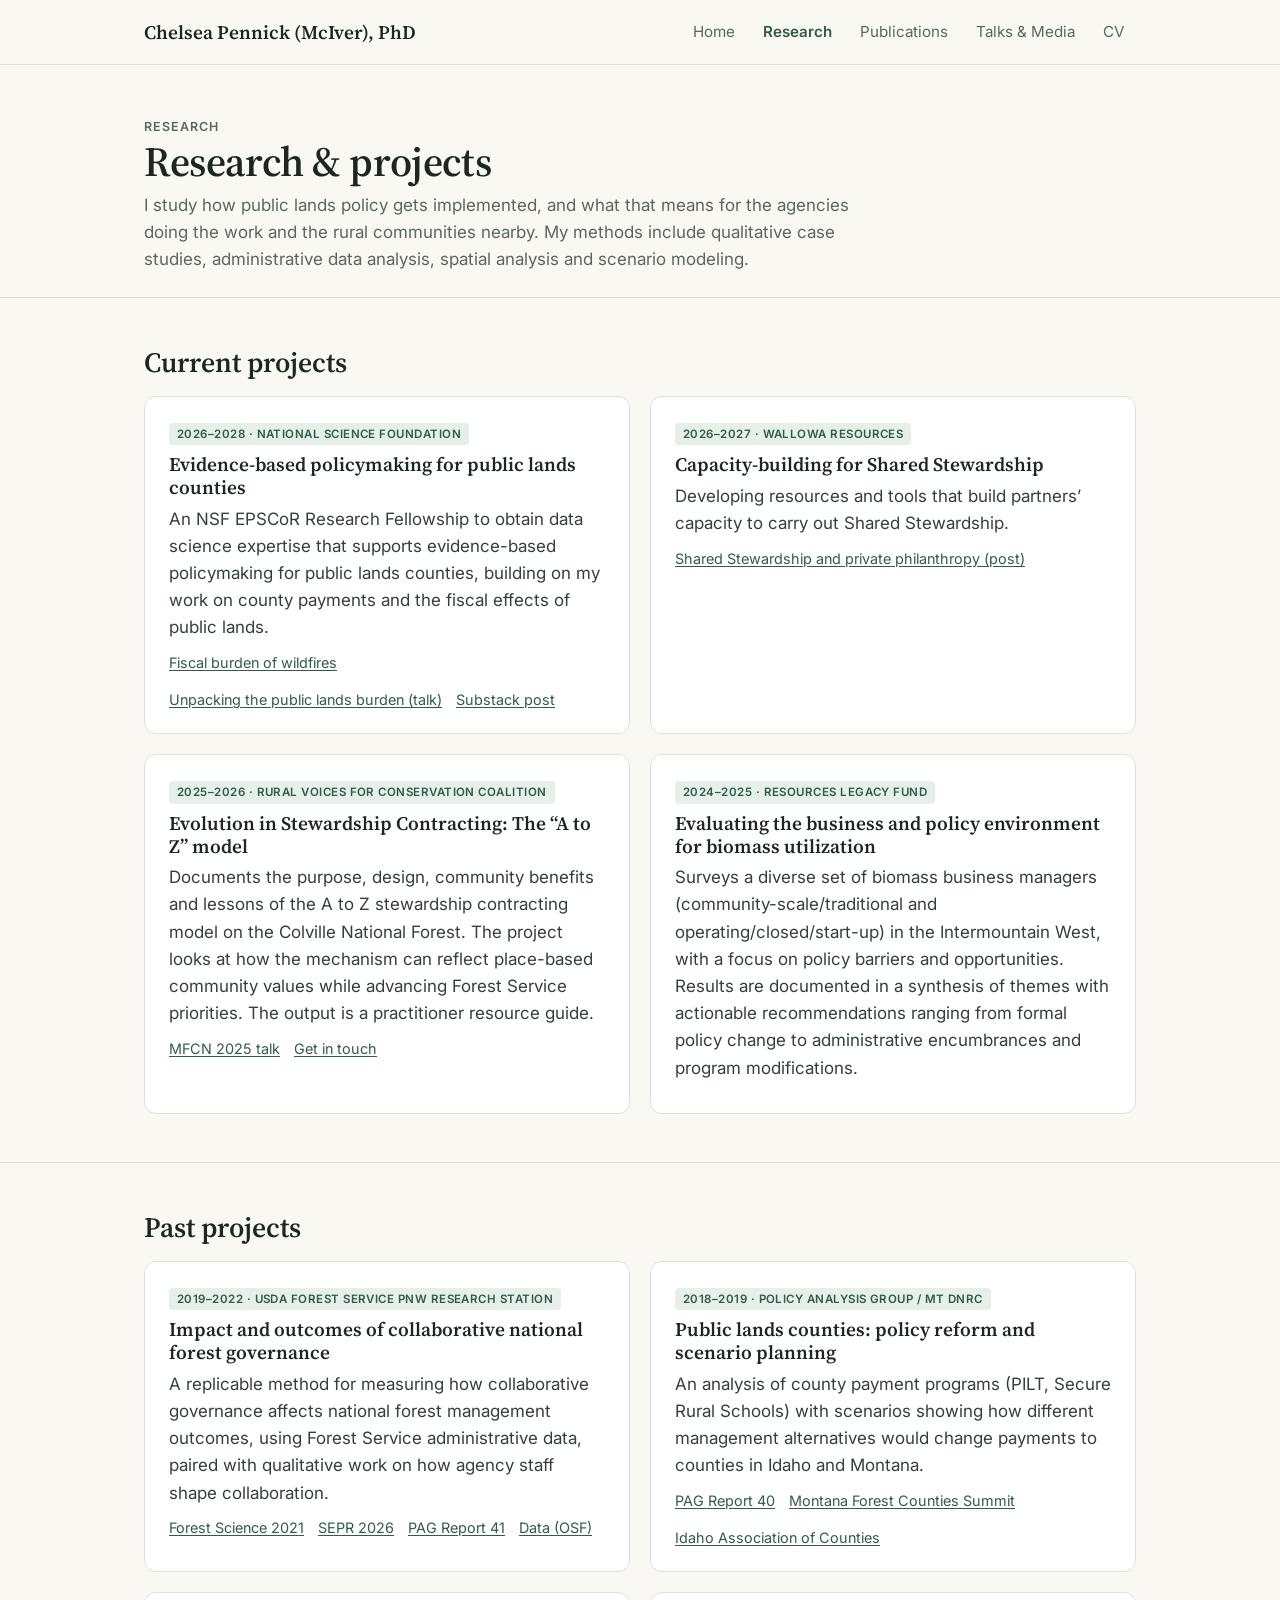
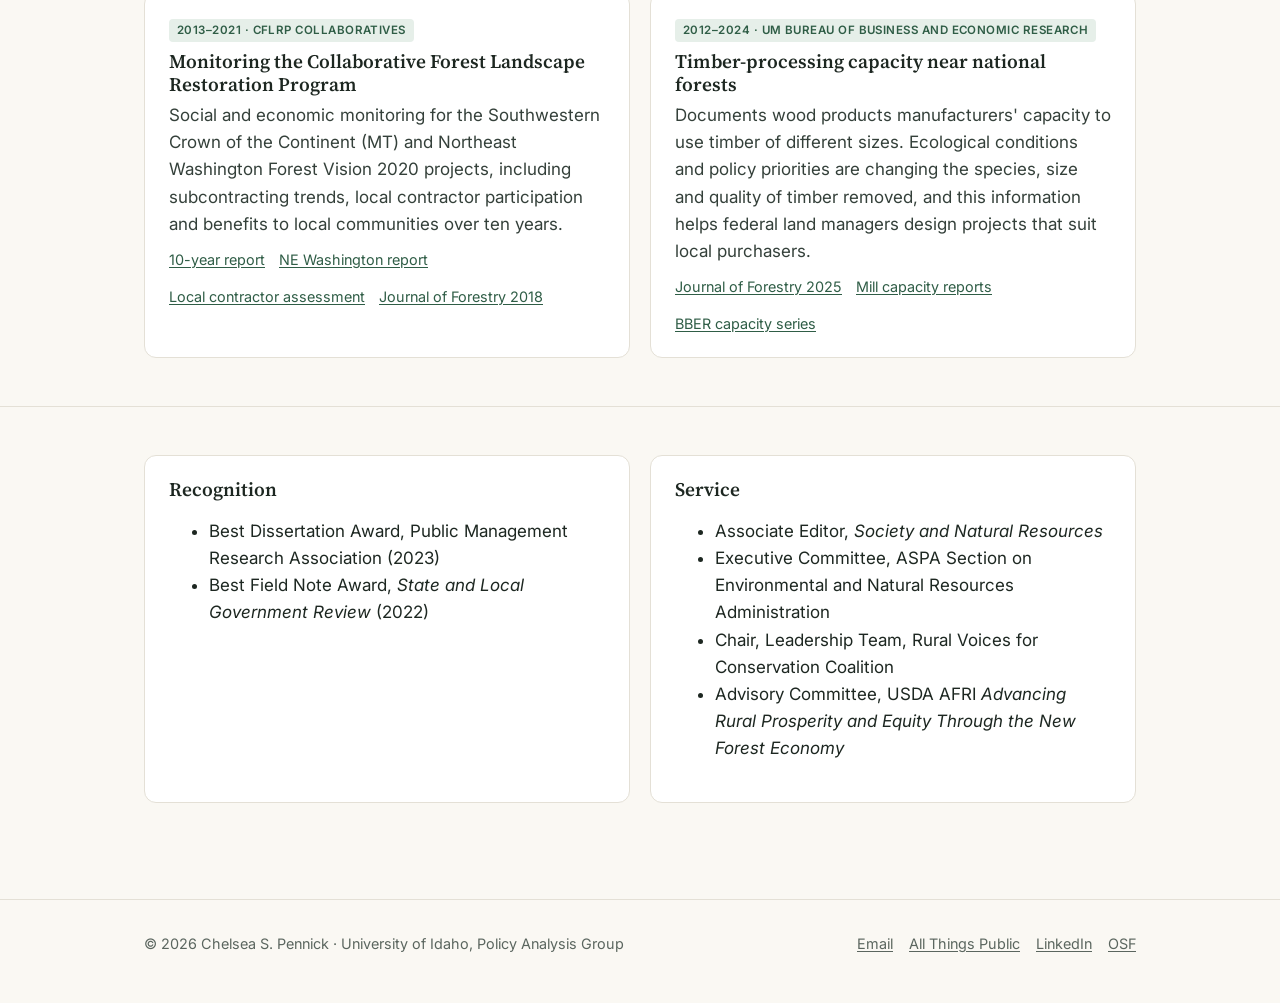
<file: research.html>
<!DOCTYPE html>
<html lang="en">
<head>
  <meta charset="utf-8">
  <meta name="viewport" content="width=device-width, initial-scale=1">
  <title>Research | Chelsea Pennick (McIver), PhD</title>
  <meta name="description" content="Current and past research projects by Chelsea Pennick on collaborative governance, public lands counties, stewardship contracting and forest economies.">
  <meta property="og:title" content="Research | Chelsea Pennick, Ph.D.">
  <meta property="og:description" content="Current and past research projects by Chelsea Pennick on collaborative governance, public lands counties, stewardship contracting and forest economies.">
  <link rel="preconnect" href="https://fonts.googleapis.com">
  <link rel="preconnect" href="https://fonts.gstatic.com" crossorigin>
  <link href="https://fonts.googleapis.com/css2?family=Inter:wght@400;500;600&family=Source+Serif+4:wght@400;600&display=swap" rel="stylesheet">
  <link rel="stylesheet" href="style.css">
</head>
<body>
  <a class="skip" href="#main">Skip to content</a>
  <header class="site-header">
    <div class="wrap">
      <a class="brand" href="index.html">Chelsea Pennick (McIver), PhD</a>
      <nav class="nav" aria-label="Main">
        <a href="index.html">Home</a>
        <a href="research.html" aria-current="page">Research</a>
        <a href="publications.html">Publications</a>
        <a href="talks.html">Talks &amp; Media</a>
        <a href="files/Pennick_CV.pdf">CV</a>
      </nav>
    </div>
  </header>

  <main id="main">
    <div class="page-head">
      <div class="wrap">
        <p class="kicker">Research</p>
        <h1>Research &amp; projects</h1>
        <p>I study how public lands policy gets implemented, and what that means for the agencies doing the work and the rural communities nearby. My methods include qualitative case studies, administrative data analysis, spatial analysis and scenario modeling.</p>
      </div>
    </div>

    <section class="block">
      <div class="wrap">
        <h2>Current projects</h2>
        <div class="grid">
          <article class="card">
            <span class="badge">2026&ndash;2028 &middot; National Science Foundation</span>
            <h3>Evidence-based policymaking for public lands counties</h3>
            <p>An NSF EPSCoR Research Fellowship to obtain data science expertise that supports evidence-based policymaking for public lands counties, building on my work on county payments and the fiscal effects of public lands.</p>
            <div class="links"><a href="publications.html#J4">Fiscal burden of wildfires</a><a href="talks.html#T15">Unpacking the public lands burden (talk)</a><a href="publications.html#PP32">Substack post</a></div>
          </article>
          <article class="card">
            <span class="badge">2026&ndash;2027 &middot; Wallowa Resources</span>
            <h3>Capacity-building for Shared Stewardship</h3>
            <p>Developing resources and tools that build partners&rsquo; capacity to carry out Shared Stewardship.</p>
            <div class="links"><a href="publications.html#PP27">Shared Stewardship and private philanthropy (post)</a></div>
          </article>
          <article class="card">
            <span class="badge">2025&ndash;2026 &middot; Rural Voices for Conservation Coalition</span>
            <h3>Evolution in Stewardship Contracting: The &ldquo;A to Z&rdquo; model</h3>
            <p>Documents the purpose, design, community benefits and lessons of the A to Z stewardship contracting model on the Colville National Forest. The project looks at how the mechanism can reflect place-based community values while advancing Forest Service priorities. The output is a practitioner resource guide.</p>
            <div class="links"><a href="talks.html#T16">MFCN 2025 talk</a><a href="mailto:chelseap@uidaho.edu?subject=A%20to%20Z%20stewardship%20contracting">Get in touch</a></div>
          </article>
          <article class="card">
            <span class="badge">2024&ndash;2025 &middot; Resources Legacy Fund</span>
            <h3>Evaluating the business and policy environment for biomass utilization</h3>
            <p>Surveys a diverse set of biomass business managers (community-scale/traditional and operating/closed/start-up) in the Intermountain West, with a focus on policy barriers and opportunities. Results are documented in a synthesis of themes with actionable recommendations ranging from formal policy change to administrative encumbrances and program modifications.</p>
           </article>
        </div>
      </div>
    </section>

    <section class="block">
      <div class="wrap">
        <h2>Past projects</h2>
        <div class="grid">
          <article class="card">
            <span class="badge">2019&ndash;2022 &middot; USDA Forest Service PNW Research Station</span>
            <h3>Impact and outcomes of collaborative national forest governance</h3>
            <p>A replicable method for measuring how collaborative governance affects national forest management outcomes, using Forest Service administrative data, paired with qualitative work on how agency staff shape collaboration.</p>
            <div class="links"><a href="publications.html#J3">Forest Science 2021</a><a href="publications.html#J7">SEPR 2026</a><a href="publications.html#PP13">PAG Report 41</a><a href="https://osf.io/qtu5s">Data (OSF)</a></div>
          </article>
          <article class="card">
            <span class="badge">2018&ndash;2019 &middot; Policy Analysis Group / MT DNRC</span>
            <h3>Public lands counties: policy reform and scenario planning</h3>
            <p>An analysis of county payment programs (PILT, Secure Rural Schools) with scenarios showing how different management alternatives would change payments to counties in Idaho and Montana.</p>
            <div class="links"><a href="publications.html#PP12">PAG Report 40</a><a href="talks.html#T2">Montana Forest Counties Summit</a><a href="talks.html#T6">Idaho Association of Counties</a></div>
          </article>
          <article class="card">
            <span class="badge">2013&ndash;2021 &middot; CFLRP collaboratives</span>
            <h3>Monitoring the Collaborative Forest Landscape Restoration Program</h3>
            <p>Social and economic monitoring for the Southwestern Crown of the Continent (MT) and Northeast Washington Forest Vision 2020 projects, including subcontracting trends, local contractor participation and benefits to local communities over ten years.</p>
            <div class="links"><a href="publications.html#PP14">10-year report</a><a href="publications.html#PP10">NE Washington report</a><a href="publications.html#PP8">Local contractor assessment</a><a href="publications.html#J2">Journal of Forestry 2018</a></div>
          </article>
          <article class="card">
            <span class="badge">2012&ndash;2024 &middot; UM Bureau of Business and Economic Research</span>
            <h3>Timber-processing capacity near national forests</h3>
            <p>Documents wood products manufacturers' capacity to use timber of different sizes. Ecological conditions and policy priorities are changing the species, size and quality of timber removed, and this information helps federal land managers design projects that suit local purchasers.</p>
            <div class="links"><a href="publications.html#J5">Journal of Forestry 2025</a><a href="publications.html#PP19">Mill capacity reports</a><a href="http://www.bber.umt.edu/FIR/H_capacity.asp">BBER capacity series</a></div>
          </article>
        </div>
      </div>
    </section>

    <section class="block">
      <div class="wrap grid">
        <article class="card">
          <h3>Recognition</h3>
          <ul>
            <li>Best Dissertation Award, Public Management Research Association (2023)</li>
            <li>Best Field Note Award, <em>State and Local Government Review</em> (2022)</li>
          </ul>
        </article>
        <article class="card">
          <h3>Service</h3>
          <ul>
            <li>Associate Editor, <em>Society and Natural Resources</em></li>
            <li>Executive Committee, ASPA Section on Environmental and Natural Resources Administration</li>
            <li>Chair, Leadership Team, Rural Voices for Conservation Coalition</li>
            <li>Advisory Committee, USDA AFRI <em>Advancing Rural Prosperity and Equity Through the New Forest Economy</em></li>
          </ul>
        </article>
      </div>
    </section>
  </main>

  <footer class="site-footer">
    <div class="wrap">
      <div>© <span id="yr">2026</span> Chelsea S. Pennick &middot; University of Idaho, Policy Analysis Group</div>
      <div class="footer-links">
        <a href="mailto:chelseap@uidaho.edu">Email</a>
        <a href="https://drchelseapennick.substack.com/">All Things Public</a>
        <a href="https://www.linkedin.com/in/chelseapmciver/">LinkedIn</a>
        <a href="https://osf.io/qtu5s">OSF</a>
      </div>
    </div>
  </footer>
  <script>document.getElementById('yr').textContent = new Date().getFullYear();</script>
</body>
</html>
</file>
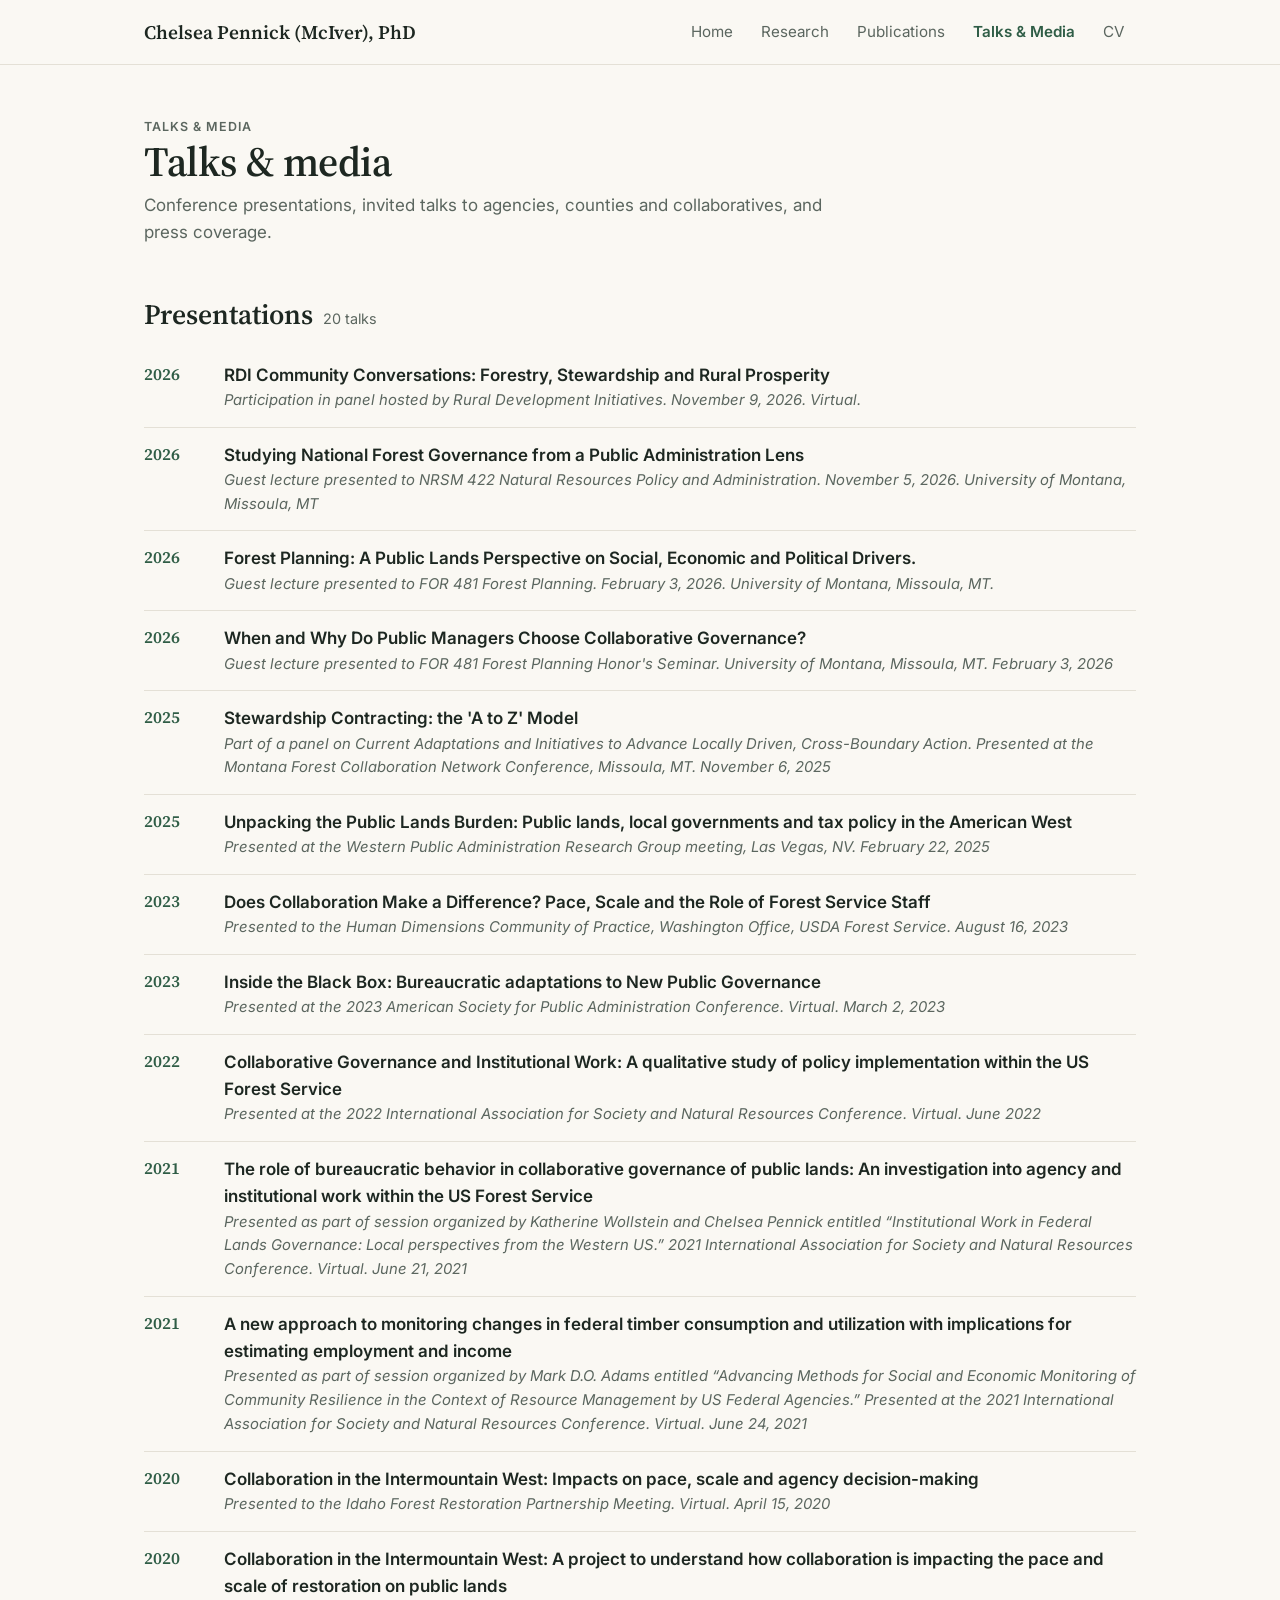
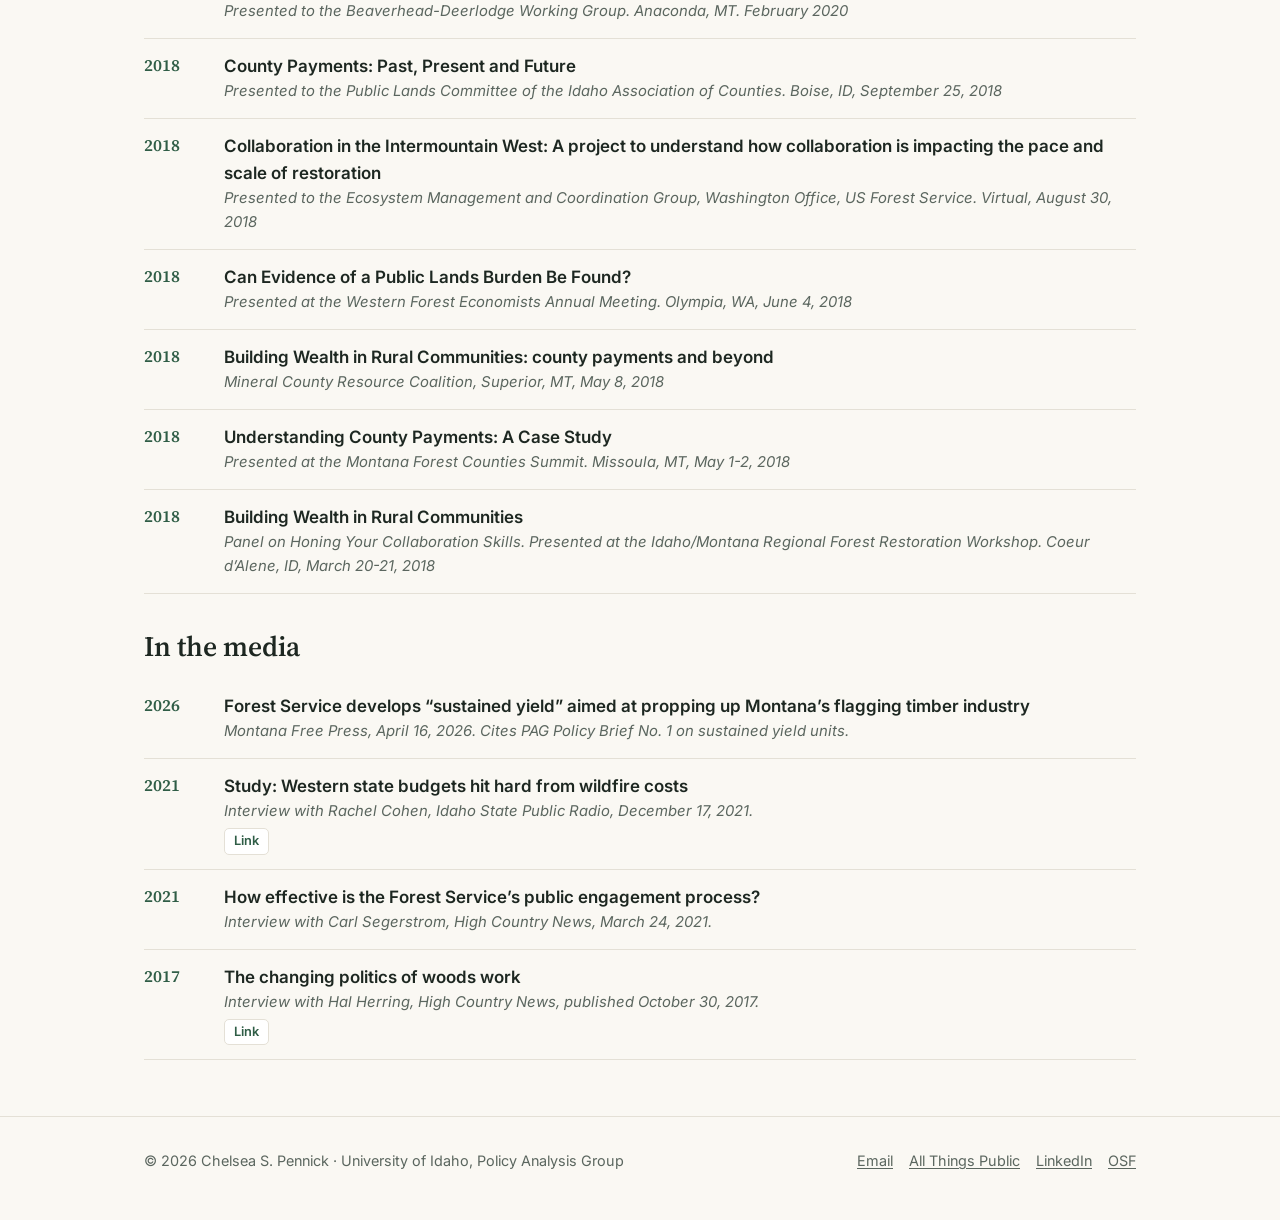
<file: talks.html>
<!DOCTYPE html>
<html lang="en">
<head>
  <meta charset="utf-8">
  <meta name="viewport" content="width=device-width, initial-scale=1">
  <title>Talks & Media | Chelsea Pennick (McIver), PhD</title>
  <meta name="description" content="Presentations and media coverage of Chelsea Pennick's research on public lands policy.">
  <meta property="og:title" content="Talks & Media | Chelsea Pennick, Ph.D.">
  <meta property="og:description" content="Presentations and media coverage of Chelsea Pennick's research on public lands policy.">
  <link rel="preconnect" href="https://fonts.googleapis.com">
  <link rel="preconnect" href="https://fonts.gstatic.com" crossorigin>
  <link href="https://fonts.googleapis.com/css2?family=Inter:wght@400;500;600&family=Source+Serif+4:wght@400;600&display=swap" rel="stylesheet">
  <link rel="stylesheet" href="style.css">
</head>
<body>
  <a class="skip" href="#main">Skip to content</a>
  <header class="site-header">
    <div class="wrap">
      <a class="brand" href="index.html">Chelsea Pennick (McIver), PhD</a>
      <nav class="nav" aria-label="Main">
        <a href="index.html">Home</a>
        <a href="research.html">Research</a>
        <a href="publications.html">Publications</a>
        <a href="talks.html" aria-current="page">Talks &amp; Media</a>
        <a href="files/Pennick_CV.pdf">CV</a>
      </nav>
    </div>
  </header>

  <main id="main">
    <div class="page-head">
      <div class="wrap">
        <p class="kicker">Talks &amp; Media</p>
        <h1>Talks &amp; media</h1>
        <p>Conference presentations, invited talks to agencies, counties and collaboratives, and press coverage.</p>
      </div>
    </div>
    <section class="pub-section">
      <div class="wrap">
        <h2>Presentations <small>20 talks</small></h2>
        <ul class="pubs">
      <li class="pub" id="T20">
        <div class="yr">2026</div>
        <div>
          <div class="title">RDI Community Conversations: Forestry, Stewardship and Rural Prosperity</div>
          <div class="venue">Participation in panel hosted by Rural Development Initiatives. November 9, 2026. Virtual.</div>
        </div>
      </li>
      <li class="pub" id="T19">
        <div class="yr">2026</div>
        <div>
          <div class="title">Studying National Forest Governance from a Public Administration Lens</div>
          <div class="venue">Guest lecture presented to NRSM 422 Natural Resources Policy and Administration. November 5, 2026. University of Montana, Missoula, MT</div>
        </div>
      </li>
      <li class="pub" id="T18">
        <div class="yr">2026</div>
        <div>
          <div class="title">Forest Planning: A Public Lands Perspective on Social, Economic and Political Drivers. </div>
          <div class="venue">Guest lecture presented to FOR 481 Forest Planning. February 3, 2026. University of Montana, Missoula, MT.</div>
        </div>
      </li>
      <li class="pub" id="T17">
        <div class="yr">2026</div>
        <div>
          <div class="title">When and Why Do Public Managers Choose Collaborative Governance?</div>
          <div class="venue">Guest lecture presented to FOR 481 Forest Planning Honor's Seminar. University of Montana, Missoula, MT. February 3, 2026</div>
        </div>
      </li>
      <li class="pub" id="T16">
        <div class="yr">2025</div>
        <div>
          <div class="title">Stewardship Contracting: the 'A to Z' Model</div>
          <div class="venue">Part of a panel on Current Adaptations and Initiatives to Advance Locally Driven, Cross-Boundary Action. Presented at the Montana Forest Collaboration Network Conference, Missoula, MT. November 6, 2025</div>
        </div>
      </li>
      <li class="pub" id="T15">
        <div class="yr">2025</div>
        <div>
          <div class="title">Unpacking the Public Lands Burden: Public lands, local governments and tax policy in the American West</div>
          <div class="venue">Presented at the Western Public Administration Research Group meeting, Las Vegas, NV. February 22, 2025</div>
        </div>
      </li>
      <li class="pub" id="T14">
        <div class="yr">2023</div>
        <div>
          <div class="title">Does Collaboration Make a Difference? Pace, Scale and the Role of Forest Service Staff</div>
          <div class="venue">Presented to the Human Dimensions Community of Practice, Washington Office, USDA Forest Service. August 16, 2023</div>
        </div>
      </li>
      <li class="pub" id="T13">
        <div class="yr">2023</div>
        <div>
          <div class="title">Inside the Black Box: Bureaucratic adaptations to New Public Governance</div>
          <div class="venue">Presented at the 2023 American Society for Public Administration Conference. Virtual. March 2, 2023</div>
        </div>
      </li>
      <li class="pub" id="T12">
        <div class="yr">2022</div>
        <div>
          <div class="title">Collaborative Governance and Institutional Work: A qualitative study of policy implementation within the US Forest Service</div>
          <div class="venue">Presented at the 2022 International Association for Society and Natural Resources Conference. Virtual. June 2022</div>
        </div>
      </li>
      <li class="pub" id="T11">
        <div class="yr">2021</div>
        <div>
          <div class="title">The role of bureaucratic behavior in collaborative governance of public lands: An investigation into agency and institutional work within the US Forest Service</div>
          <div class="venue">Presented as part of session organized by Katherine Wollstein and Chelsea Pennick entitled “Institutional Work in Federal Lands Governance: Local perspectives from the Western US.” 2021 International Association for Society and Natural Resources Conference. Virtual. June 21, 2021</div>
        </div>
      </li>
      <li class="pub" id="T10">
        <div class="yr">2021</div>
        <div>
          <div class="title">A new approach to monitoring changes in federal timber consumption and utilization with implications for estimating employment and income</div>
          <div class="venue">Presented as part of session organized by Mark D.O. Adams entitled “Advancing Methods for Social and Economic Monitoring of Community Resilience in the Context of Resource Management by US Federal Agencies.” Presented at the 2021 International Association for Society and Natural Resources Conference. Virtual. June 24, 2021</div>
        </div>
      </li>
      <li class="pub" id="T9">
        <div class="yr">2020</div>
        <div>
          <div class="title">Collaboration in the Intermountain West: Impacts on pace, scale and agency decision-making</div>
          <div class="venue">Presented to the Idaho Forest Restoration Partnership Meeting. Virtual. April 15, 2020</div>
        </div>
      </li>
      <li class="pub" id="T8">
        <div class="yr">2020</div>
        <div>
          <div class="title">Collaboration in the Intermountain West: A project to understand how collaboration is impacting the pace and scale of restoration on public lands</div>
          <div class="venue">Presented to the Beaverhead-Deerlodge Working Group. Anaconda, MT. February 2020</div>
        </div>
      </li>
      <li class="pub" id="T6">
        <div class="yr">2018</div>
        <div>
          <div class="title">County Payments: Past, Present and Future</div>
          <div class="venue">Presented to the Public Lands Committee of the Idaho Association of Counties. Boise, ID, September 25, 2018</div>
        </div>
      </li>
      <li class="pub" id="T5">
        <div class="yr">2018</div>
        <div>
          <div class="title">Collaboration in the Intermountain West: A project to understand how collaboration is impacting the pace and scale of restoration</div>
          <div class="venue">Presented to the Ecosystem Management and Coordination Group, Washington Office, US Forest Service. Virtual, August 30, 2018</div>
        </div>
      </li>
      <li class="pub" id="T4">
        <div class="yr">2018</div>
        <div>
          <div class="title">Can Evidence of a Public Lands Burden Be Found?</div>
          <div class="venue">Presented at the Western Forest Economists Annual Meeting. Olympia, WA, June 4, 2018</div>
        </div>
      </li>
      <li class="pub" id="T3">
        <div class="yr">2018</div>
        <div>
          <div class="title">Building Wealth in Rural Communities: county payments and beyond</div>
          <div class="venue">Mineral County Resource Coalition, Superior, MT, May 8, 2018</div>
        </div>
      </li>
      <li class="pub" id="T2">
        <div class="yr">2018</div>
        <div>
          <div class="title">Understanding County Payments: A Case Study</div>
          <div class="venue">Presented at the Montana Forest Counties Summit. Missoula, MT, May 1-2, 2018</div>
        </div>
      </li>
      <li class="pub" id="T1">
        <div class="yr">2018</div>
        <div>
          <div class="title">Building Wealth in Rural Communities</div>
          <div class="venue">Panel on Honing Your Collaboration Skills. Presented at the Idaho/Montana Regional Forest Restoration Workshop. Coeur d’Alene, ID, March 20-21, 2018</div>
        </div>
      </li>
        </ul>
      </div>
    </section>
    <section class="pub-section">
      <div class="wrap">
        <h2>In the media</h2>
        <ul class="pubs">
      <li class="pub">
        <div class="yr">2026</div>
        <div>
          <div class="title">Forest Service develops “sustained yield” aimed at propping up Montana’s flagging timber industry</div>
          <div class="venue">Montana Free Press, April 16, 2026. Cites PAG Policy Brief No. 1 on sustained yield units.</div>
        </div>
      </li>
      <li class="pub">
        <div class="yr">2021</div>
        <div>
          <div class="title">Study: Western state budgets hit hard from wildfire costs</div>
          <div class="venue">Interview with Rachel Cohen, Idaho State Public Radio, December 17, 2021.</div>
          <div class="actions"><a href="https://www.boisestatepublicradio.org/news/2021-12-17/study-western-state-budgets-hit-hard-from-wildfire-costs">Link</a></div>
        </div>
      </li>
      <li class="pub">
        <div class="yr">2021</div>
        <div>
          <div class="title">How effective is the Forest Service’s public engagement process?</div>
          <div class="venue">Interview with Carl Segerstrom, High Country News, March 24, 2021.</div>
        </div>
      </li>
      <li class="pub">
        <div class="yr">2017</div>
        <div>
          <div class="title">The changing politics of woods work</div>
          <div class="venue">Interview with Hal Herring, High Country News, published October 30, 2017.</div>
          <div class="actions"><a href="https://www.hcn.org/issues/49.18/timber-how-the-outsourcing-of-forestry-jobs-seeps-into-our-public-lands-debates">Link</a></div>
        </div>
      </li>
        </ul>
      </div>
    </section>
  </main>

  <footer class="site-footer">
    <div class="wrap">
      <div>© <span id="yr">2026</span> Chelsea S. Pennick &middot; University of Idaho, Policy Analysis Group</div>
      <div class="footer-links">
        <a href="mailto:chelseap@uidaho.edu">Email</a>
        <a href="https://drchelseapennick.substack.com/">All Things Public</a>
        <a href="https://www.linkedin.com/in/chelseapmciver/">LinkedIn</a>
        <a href="https://osf.io/qtu5s">OSF</a>
      </div>
    </div>
  </footer>
  <script>document.getElementById('yr').textContent = new Date().getFullYear();</script>
</body>
</html>
</file>
<file: style.css>
/* ==========================================================
   Chelsea Pennick — site styles
   Colors and fonts are set once here; change them in :root.
   ========================================================== */
:root {
  --bg: #faf8f3;
  --surface: #ffffff;
  --ink: #1d2721;
  --muted: #5b665f;
  --line: #e4e0d6;
  --accent: #2f5d46;        /* forest green */
  --accent-soft: #e6efe9;
  --warm: #9a6a22;          /* ochre */
  --serif: "Source Serif 4", Georgia, "Times New Roman", serif;
  --sans: "Inter", -apple-system, "Segoe UI", Roboto, Helvetica, Arial, sans-serif;
  --max: 1040px;
}

* { box-sizing: border-box; }
html { scroll-behavior: smooth; }
body {
  margin: 0;
  background: var(--bg);
  color: var(--ink);
  font-family: var(--sans);
  font-size: 17px;
  line-height: 1.6;
}
a { color: var(--accent); text-underline-offset: 2px; }
a:hover { color: var(--warm); }
img { max-width: 100%; }
h1, h2, h3 { font-family: var(--serif); font-weight: 600; line-height: 1.2; color: var(--ink); }
h1 { font-size: 2.6rem; margin: 0 0 .3rem; letter-spacing: -.01em; }
h2 { font-size: 1.75rem; margin: 0 0 1rem; }
h3 { font-size: 1.2rem; margin: 0 0 .4rem; }
.wrap { max-width: var(--max); margin: 0 auto; padding: 0 24px; }
.skip { position: absolute; left: -999px; }
.skip:focus { left: 12px; top: 12px; background: #fff; padding: 8px; z-index: 10; }

/* ---------- header ---------- */
.site-header { border-bottom: 1px solid var(--line); background: var(--bg); position: sticky; top: 0; z-index: 5; }
.site-header .wrap { display: flex; align-items: center; justify-content: space-between; gap: 16px; min-height: 64px; flex-wrap: wrap; }
.brand { font-family: var(--serif); font-size: 1.2rem; font-weight: 600; color: var(--ink); text-decoration: none; }
.nav { display: flex; gap: 4px; flex-wrap: wrap; }
.nav a { color: var(--muted); text-decoration: none; padding: 6px 12px; border-radius: 6px; font-size: .95rem; }
.nav a:hover { color: var(--ink); background: var(--accent-soft); }
.nav a[aria-current="page"] { color: var(--accent); font-weight: 600; }

/* ---------- hero ---------- */
.hero { padding: 64px 0 48px; }
.hero .wrap { display: grid; grid-template-columns: 1fr 220px; gap: 48px; align-items: center; }
.hero .role { font-size: 1.1rem; color: var(--muted); margin: 0 0 1.2rem; }
.hero .lede { font-size: 1.1rem; max-width: 60ch; }
.portrait { width: 220px; height: 220px; border-radius: 50%; object-fit: cover; background: var(--accent-soft); border: 4px solid #fff; box-shadow: 0 2px 10px rgba(0,0,0,.08); }
.portrait-fallback { display: grid; place-items: center; font-family: var(--serif); font-size: 3.5rem; color: var(--accent); }
.tags { display: flex; flex-wrap: wrap; gap: 8px; margin: 0 0 1.4rem; padding: 0; list-style: none; }
.tags li { background: var(--accent-soft); color: var(--accent); border-radius: 999px; padding: 3px 12px; font-size: .85rem; font-weight: 500; }
.btns { display: flex; gap: 10px; flex-wrap: wrap; margin-top: 1.4rem; }
.btn { display: inline-block; padding: 9px 18px; border-radius: 8px; border: 1px solid var(--accent); text-decoration: none; font-weight: 500; font-size: .95rem; }
.btn.primary { background: var(--accent); color: #fff; }
.btn.primary:hover { background: #244a37; color: #fff; }
.btn.ghost { color: var(--accent); background: transparent; }
.btn.ghost:hover { background: var(--accent-soft); color: var(--accent); }

/* ---------- sections ---------- */
section.block { padding: 48px 0; border-top: 1px solid var(--line); }
.page-head { padding: 52px 0 24px; }
.page-head p { color: var(--muted); max-width: 65ch; margin: 0; }
.kicker { text-transform: uppercase; letter-spacing: .08em; font-size: .78rem; font-weight: 600; color: var(--warm); margin: 0 0 .4rem; }
.section-head { display: flex; justify-content: space-between; align-items: baseline; gap: 16px; flex-wrap: wrap; }
.section-head a { font-size: .95rem; }

.stats { display: grid; grid-template-columns: repeat(4, 1fr); gap: 16px; }
.stat { background: var(--surface); border: 1px solid var(--line); border-radius: 10px; padding: 18px; }
.stat .n { font-family: var(--serif); font-size: 2rem; font-weight: 600; color: var(--accent); line-height: 1; }
.stat .l { color: var(--muted); font-size: .9rem; margin-top: 6px; }

.grid { display: grid; grid-template-columns: repeat(2, 1fr); gap: 20px; }
.card { background: var(--surface); border: 1px solid var(--line); border-radius: 12px; padding: 22px 24px; }
.card p { margin: .3rem 0 .6rem; color: #34403a; }
.card .meta { font-size: .85rem; color: var(--muted); }
.card .links { font-size: .9rem; display: flex; gap: 14px; flex-wrap: wrap; margin-top: .4rem; }
.badge { display: inline-block; font-size: .72rem; font-weight: 600; letter-spacing: .04em; text-transform: uppercase; padding: 2px 8px; border-radius: 4px; background: var(--accent-soft); color: var(--accent); margin-bottom: 8px; }
.badge.warm { background: #f6ecdc; color: var(--warm); }

.news { list-style: none; padding: 0; margin: 0; }
.news li { display: grid; grid-template-columns: 110px 1fr; gap: 16px; padding: 12px 0; border-bottom: 1px dashed var(--line); }
.news .date { color: var(--muted); font-size: .9rem; font-variant-numeric: tabular-nums; }

/* ---------- publications ---------- */
.toolbar { display: flex; gap: 12px; flex-wrap: wrap; align-items: center; margin: 8px 0 8px; position: sticky; top: 64px; background: var(--bg); padding: 12px 0; z-index: 4; border-bottom: 1px solid var(--line); }
.toolbar input { flex: 1 1 260px; padding: 9px 14px; border: 1px solid var(--line); border-radius: 8px; font: inherit; font-size: .95rem; background: #fff; }
.toolbar input:focus { outline: 2px solid var(--accent); outline-offset: 1px; }
.chips { display: flex; gap: 6px; flex-wrap: wrap; }
.chip { border: 1px solid var(--line); background: #fff; color: var(--muted); padding: 6px 12px; border-radius: 999px; cursor: pointer; font: inherit; font-size: .85rem; }
.chip[aria-pressed="true"] { background: var(--accent); border-color: var(--accent); color: #fff; }
.count { color: var(--muted); font-size: .85rem; }
.pub-section { padding: 28px 0 8px; }
.pub-section h2 { display: flex; align-items: baseline; gap: 10px; }
.pub-section h2 small { font-family: var(--sans); font-size: .9rem; font-weight: 400; color: var(--muted); }
.pubs { list-style: none; padding: 0; margin: 0; }
.pub { display: grid; grid-template-columns: 64px 1fr; gap: 16px; padding: 14px 0; border-bottom: 1px solid var(--line); }
.pub .yr { font-family: var(--serif); font-weight: 600; color: var(--accent); font-size: 1.05rem; }
.pub .title { font-weight: 600; color: var(--ink); }
.pub .authors { font-size: .93rem; color: #3a4640; }
.pub .authors strong { color: var(--ink); }
.pub .venue { font-size: .93rem; color: var(--muted); font-style: italic; }
.pub .actions { margin-top: 4px; display: flex; gap: 8px; flex-wrap: wrap; }
.pub .actions a { font-size: .8rem; font-weight: 600; text-decoration: none; border: 1px solid var(--line); border-radius: 5px; padding: 2px 9px; background: #fff; }
.pub .actions a:hover { border-color: var(--accent); }
.status { font-size: .72rem; font-weight: 600; text-transform: uppercase; letter-spacing: .04em; color: var(--warm); margin-left: 6px; }
.pub[hidden], .pub-section[hidden] { display: none; }
.empty { color: var(--muted); padding: 24px 0; }

/* ---------- footer ---------- */
.site-footer { border-top: 1px solid var(--line); margin-top: 48px; padding: 32px 0 48px; color: var(--muted); font-size: .9rem; }
.site-footer .wrap { display: flex; justify-content: space-between; gap: 24px; flex-wrap: wrap; }
.site-footer a { color: var(--muted); }
.site-footer a:hover { color: var(--accent); }
.footer-links { display: flex; gap: 16px; flex-wrap: wrap; }

@media (max-width: 760px) {
  h1 { font-size: 2rem; }
  .hero { padding: 36px 0 24px; }
  .hero .wrap { grid-template-columns: 1fr; gap: 24px; }
  .hero .wrap > div:last-child { order: -1; }
  .portrait { width: 140px; height: 140px; }
  .stats { grid-template-columns: repeat(2, 1fr); }
  .grid { grid-template-columns: 1fr; }
  .news li { grid-template-columns: 1fr; gap: 2px; }
  .pub { grid-template-columns: 1fr; gap: 2px; }
  .toolbar { top: 0; position: static; }
  .site-header { position: static; }
}
</file>
